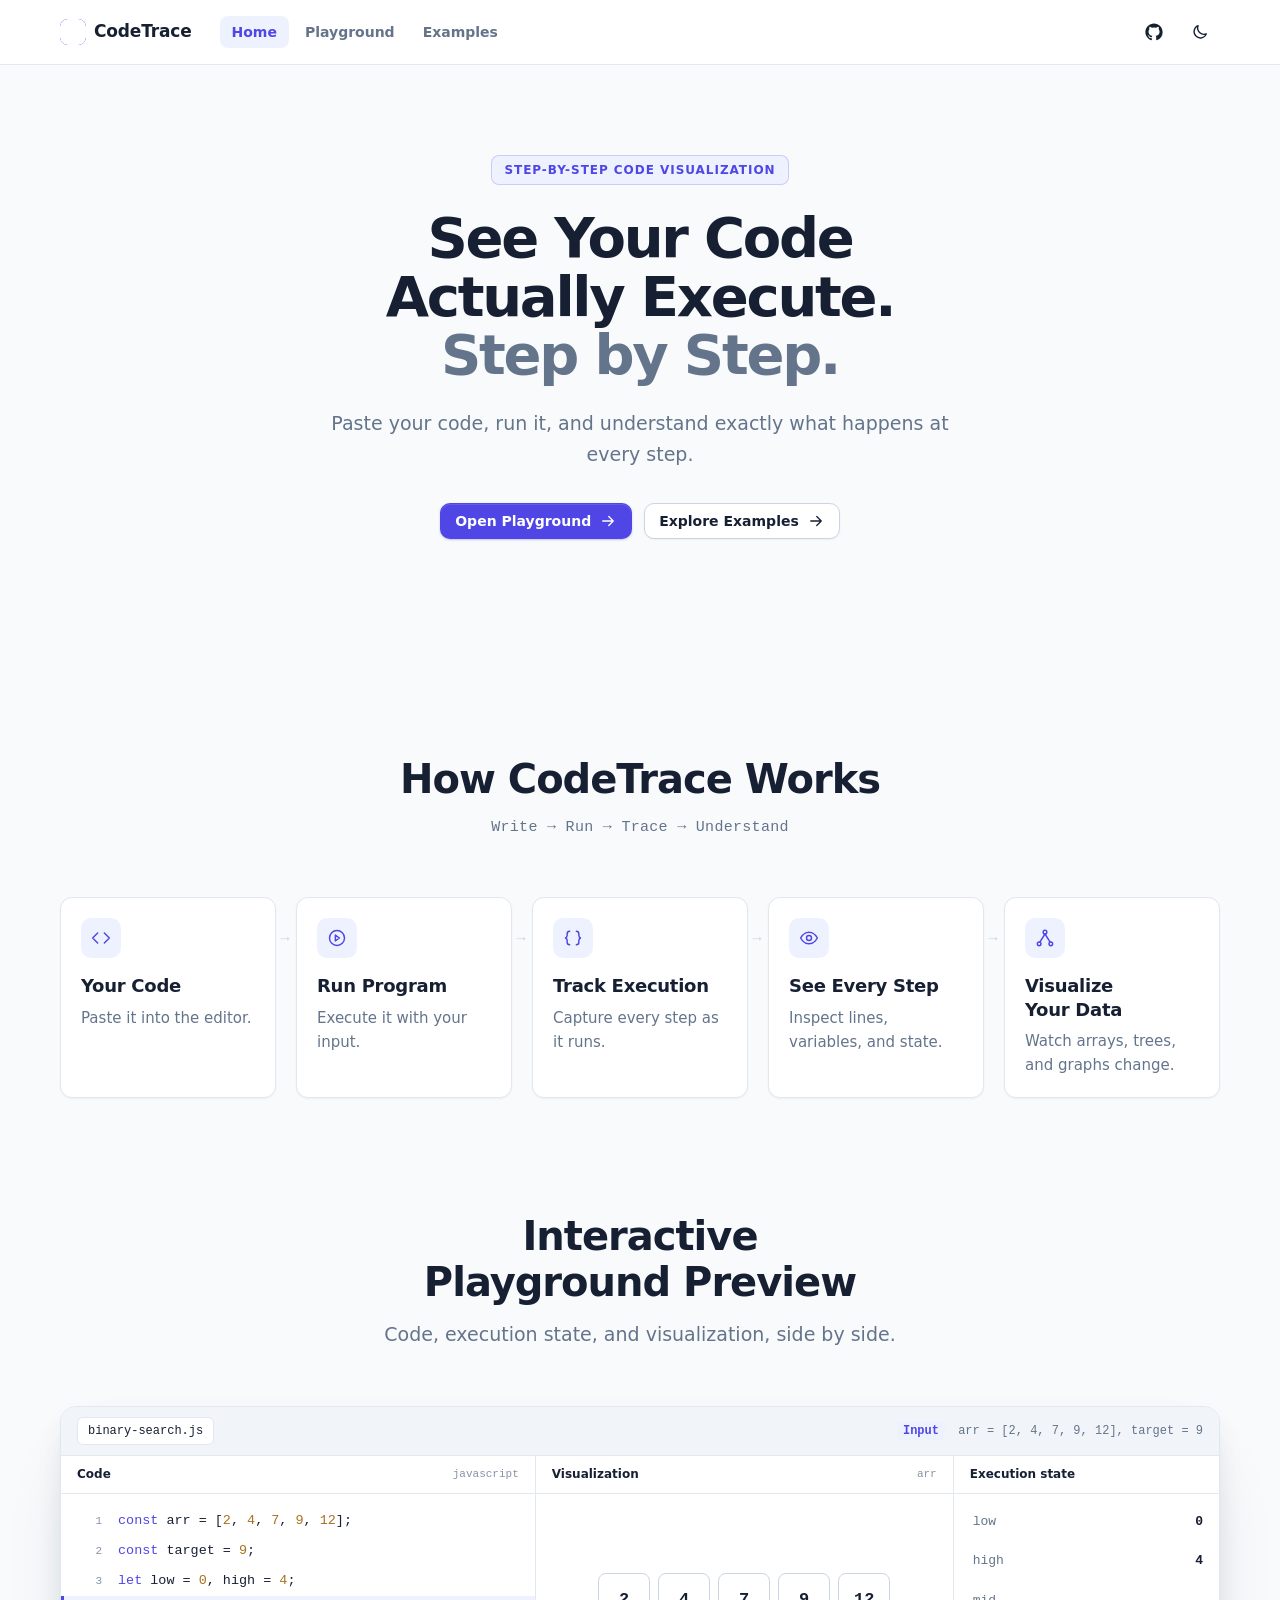
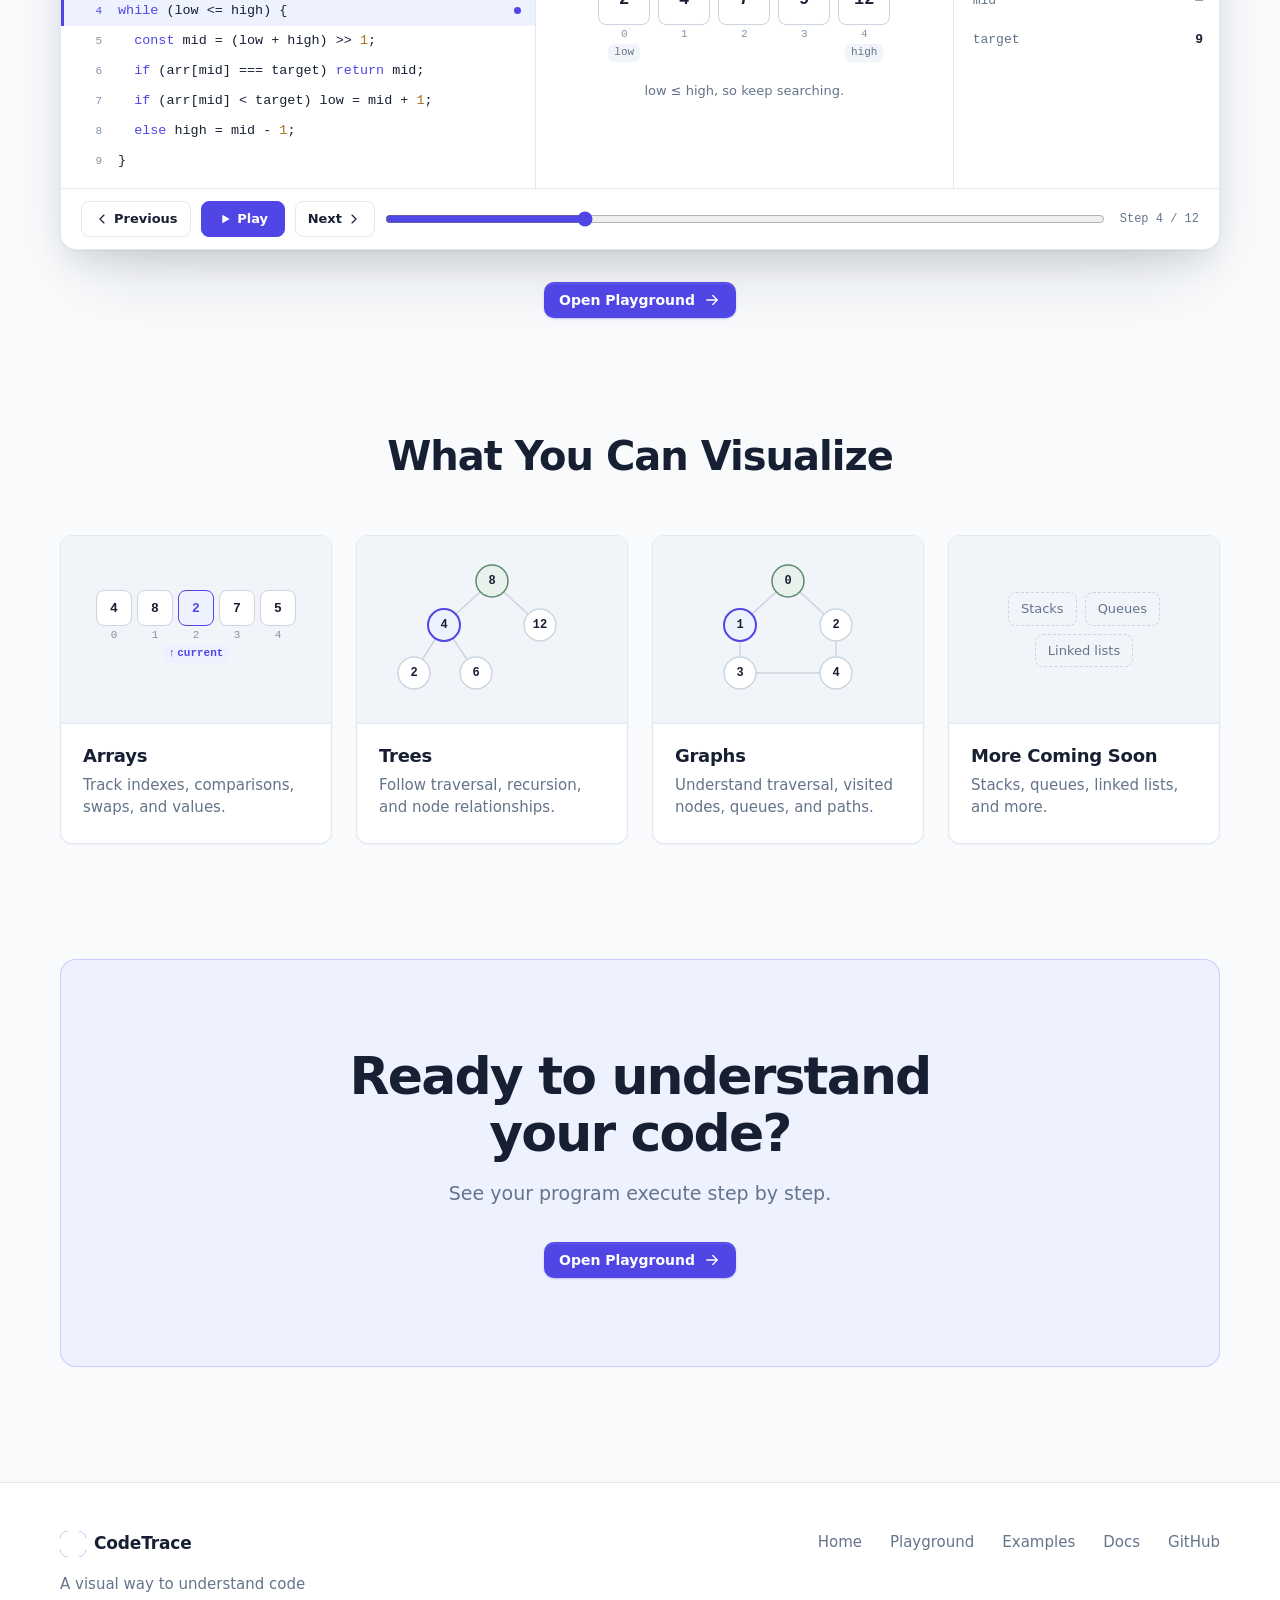
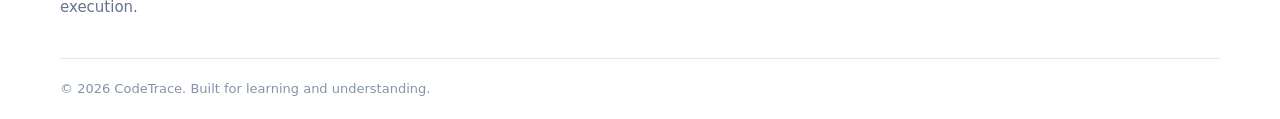
<file: index.html>
<!DOCTYPE html>
<html lang="en">
<head>
  <meta charset="utf-8">
  <meta name="viewport" content="width=device-width, initial-scale=1">
  <title>CodeTrace — See your code execute, step by step</title>
  <meta name="description" content="Paste your code, run it, and watch every step: the current line, variable changes, and the arrays, trees and graphs your program builds.">
  <meta name="theme-color" content="#f8fafc">
  <link rel="icon" type="image/svg+xml" href="favicon.svg">

  <!-- Fonts: Inter (UI) + JetBrains Mono (code). Fallback stacks are defined in global.css. -->
  <link rel="preconnect" href="https://fonts.googleapis.com">
  <link rel="preconnect" href="https://fonts.gstatic.com" crossorigin>
  <link rel="stylesheet" href="https://fonts.googleapis.com/css2?family=Inter:wght@400;500;600;700&family=JetBrains+Mono:wght@400;500;600&display=swap">

  <link rel="stylesheet" href="global.css">
  <link rel="stylesheet" href="home.css">
  <link rel="stylesheet" href="responsive.css">

  <!-- Apply the saved theme before first paint to avoid a flash. Light is the default. -->
  <script>
    (function () {
      var root = document.documentElement;
      root.classList.add("js");
      try {
        var saved = localStorage.getItem("codetrace-theme");
        if (saved === "dark" || saved === "light") root.setAttribute("data-theme", saved);
      } catch (e) {}
    })();
  </script>
</head>

<body>
  <a class="skip-link" href="#main">Skip to content</a>

  <!-- ======================================================================
       ICON SPRITE — referenced with <svg class="icon"><use href="#i-name"/></svg>
       ====================================================================== -->
  <svg xmlns="http://www.w3.org/2000/svg" width="0" height="0" style="position:absolute" aria-hidden="true" focusable="false">
    <defs>
      <symbol id="i-logo" viewBox="0 0 28 28">
        <rect width="28" height="28" rx="8" fill="currentColor"/>
        <path d="M9.5 9.5 5.5 14l4 4.5" fill="none" stroke="#fff" stroke-width="2" stroke-linecap="round" stroke-linejoin="round"/>
        <path d="M13 14h4" fill="none" stroke="#fff" stroke-opacity=".6" stroke-width="2" stroke-linecap="round"/>
        <circle cx="21.5" cy="14" r="2.4" fill="#fff"/>
      </symbol>
      <symbol id="i-code" viewBox="0 0 24 24"><path d="m16 18 6-6-6-6M8 6l-6 6 6 6"/></symbol>
      <symbol id="i-run" viewBox="0 0 24 24"><circle cx="12" cy="12" r="9"/><path d="m10 8.5 5 3.5-5 3.5z"/></symbol>
      <symbol id="i-braces" viewBox="0 0 24 24"><path d="M8 4C6 4 5 5 5 7v2c0 1.2-.8 2.4-2 3 1.2.6 2 1.8 2 3v2c0 2 1 3 3 3M16 4c2 0 3 1 3 3v2c0 1.2.8 2.4 2 3-1.2.6-2 1.8-2 3v2c0 2-1 3-3 3"/></symbol>
      <symbol id="i-graph" viewBox="0 0 24 24"><circle cx="12" cy="5" r="2.2"/><circle cx="5" cy="19" r="2.2"/><circle cx="19" cy="19" r="2.2"/><path d="M12 7.2 5.8 16.9M12 7.2l6.2 9.7"/></symbol>
      <symbol id="i-play" viewBox="0 0 24 24"><path d="M8 5.5v13l11-6.5z" fill="currentColor" stroke="none"/></symbol>
      <symbol id="i-pause" viewBox="0 0 24 24"><rect x="6.5" y="5" width="4" height="14" rx="1" fill="currentColor" stroke="none"/><rect x="13.5" y="5" width="4" height="14" rx="1" fill="currentColor" stroke="none"/></symbol>
      <symbol id="i-prev" viewBox="0 0 24 24"><path d="m15 6-6 6 6 6"/></symbol>
      <symbol id="i-next" viewBox="0 0 24 24"><path d="m9 6 6 6-6 6"/></symbol>
      <symbol id="i-arrow" viewBox="0 0 24 24"><path d="M5 12h14M13 6l6 6-6 6"/></symbol>
      <symbol id="i-menu" viewBox="0 0 24 24"><path d="M4 7h16M4 12h16M4 17h16"/></symbol>
      <symbol id="i-close" viewBox="0 0 24 24"><path d="M6 6l12 12M18 6 6 18"/></symbol>
      <symbol id="i-sun" viewBox="0 0 24 24"><circle cx="12" cy="12" r="4"/><path d="M12 2v2M12 20v2M4.9 4.9l1.4 1.4M17.7 17.7l1.4 1.4M2 12h2M20 12h2M4.9 19.1l1.4-1.4M17.7 6.3l1.4-1.4"/></symbol>
      <symbol id="i-moon" viewBox="0 0 24 24"><path d="M20.5 14.5A8.5 8.5 0 0 1 9.5 3.5a8.5 8.5 0 1 0 11 11z"/></symbol>
      <symbol id="i-bug" viewBox="0 0 24 24"><path d="M8 8a4 4 0 0 1 8 0v6a4 4 0 0 1-8 0zM12 9v11M4 13h4M16 13h4M5 6.5 8 8.5M19 6.5 16 8.5M5 20l3-2.5M19 20l-3-2.5"/></symbol>
      <symbol id="i-eye" viewBox="0 0 24 24"><path d="M2 12s3.6-7 10-7 10 7 10 7-3.6 7-10 7S2 12 2 12z"/><circle cx="12" cy="12" r="3"/></symbol>
      <symbol id="i-rewind" viewBox="0 0 24 24"><path d="M3 12a9 9 0 1 0 3-6.7M3 4v5h5M12 7.5V12l3 2"/></symbol>
      <symbol id="i-github" viewBox="0 0 24 24"><path fill="currentColor" stroke="none" d="M12 .5C5.65.5.5 5.65.5 12c0 5.08 3.29 9.39 7.86 10.91.58.1.79-.25.79-.56v-2c-3.2.7-3.87-1.54-3.87-1.54-.52-1.33-1.28-1.69-1.28-1.69-1.05-.71.08-.7.08-.7 1.16.08 1.77 1.19 1.77 1.19 1.03 1.77 2.7 1.26 3.36.96.1-.75.4-1.26.73-1.55-2.55-.29-5.24-1.28-5.24-5.69 0-1.26.45-2.28 1.18-3.09-.12-.29-.51-1.46.11-3.05 0 0 .97-.31 3.17 1.18a11 11 0 0 1 5.77 0c2.2-1.49 3.17-1.18 3.17-1.18.62 1.59.23 2.76.11 3.05.74.81 1.18 1.83 1.18 3.09 0 4.42-2.69 5.39-5.25 5.68.41.36.78 1.06.78 2.14v3.17c0 .31.21.67.79.56A11.5 11.5 0 0 0 23.5 12C23.5 5.65 18.35.5 12 .5z"/></symbol>
    </defs>
  </svg>

  <!-- ======================================================================
       NAVBAR (sticky)
       Links are relative so the site works from file:// and any subpath.
       ====================================================================== -->
  <header class="site-header" data-header>
    <div class="container">
      <nav class="navbar" aria-label="Primary">
        <a class="brand" href="index.html" aria-label="CodeTrace home">
          <svg class="brand-mark" aria-hidden="true"><use href="#i-logo"/></svg>
          CodeTrace
        </a>

        <ul class="nav-links" id="nav-menu" data-nav-menu>
          <li><a class="nav-link" href="index.html">Home</a></li>
          <li><a class="nav-link" href="playground.html">Playground</a></li>
          <li><a class="nav-link" href="examples.html">Examples</a></li>
          
        </ul>

        <div class="nav-actions">
          <!-- TODO: replace with the real repository URL -->
          <a class="icon-btn" href="https://github.com/" target="_blank" rel="noopener" aria-label="CodeTrace on GitHub (opens in a new tab)">
            <svg class="icon" aria-hidden="true"><use href="#i-github"/></svg>
          </a>
          <button class="icon-btn theme-toggle" type="button" data-theme-toggle aria-label="Switch to dark theme">
            <svg class="icon icon-moon" aria-hidden="true"><use href="#i-moon"/></svg>
            <svg class="icon icon-sun" aria-hidden="true"><use href="#i-sun"/></svg>
          </button>
          <button class="icon-btn nav-toggle" type="button" data-nav-toggle aria-expanded="false" aria-controls="nav-menu" aria-label="Open menu">
            <svg class="icon icon-menu" aria-hidden="true"><use href="#i-menu"/></svg>
            <svg class="icon icon-close" aria-hidden="true"><use href="#i-close"/></svg>
          </button>
        </div>
      </nav>
    </div>
  </header>

  <main id="main">

    <!-- HERO -->
    <section class="hero" aria-labelledby="hero-title">
      <div class="container hero-grid hero-grid--single">
        <div class="hero-copy">
          <p class="badge">STEP-BY-STEP CODE VISUALIZATION</p>
          <h1 id="hero-title">
            <span class="hero-line">See Your Code</span>
            <span class="hero-line">Actually Execute.</span>
            <span class="hero-line hero-line--muted">Step by Step.</span>
          </h1>
          <p class="lede">Paste your code, run it, and understand exactly what happens at every step.</p>
          <div class="hero-actions">
            <a class="btn btn-primary" href="playground.html" data-cta="playground">Open Playground <svg class="icon" aria-hidden="true"><use href="#i-arrow"/></svg></a>
            <a class="btn btn-secondary" href="examples.html">Explore Examples <svg class="icon" aria-hidden="true"><use href="#i-arrow"/></svg></a>
          </div>
        </div>
      </div>
    </section>

    <!-- HOW CODETRACE WORKS -->
    <section class="section" id="how-it-works" aria-labelledby="how-title">
      <div class="container">
        <header class="section-head" data-reveal>
          <h2 id="how-title">How CodeTrace Works</h2>
          <p class="lede mono how-line">Write → Run → Trace → Understand</p>
        </header>
        <ol class="steps steps--five">
          <li class="step-card" data-reveal>
            <div class="step-card-top"><span class="icon-tile" aria-hidden="true"><svg class="icon"><use href="#i-code"/></svg></span></div>
            <h3>Your Code</h3>
            <p>Paste it into the editor.</p>
          </li>
          <li class="step-card" data-reveal>
            <div class="step-card-top"><span class="icon-tile" aria-hidden="true"><svg class="icon"><use href="#i-run"/></svg></span></div>
            <h3>Run Program</h3>
            <p>Execute it with your input.</p>
          </li>
          <li class="step-card" data-reveal>
            <div class="step-card-top"><span class="icon-tile" aria-hidden="true"><svg class="icon"><use href="#i-braces"/></svg></span></div>
            <h3>Track Execution</h3>
            <p>Capture every step as it runs.</p>
          </li>
          <li class="step-card" data-reveal>
            <div class="step-card-top"><span class="icon-tile" aria-hidden="true"><svg class="icon"><use href="#i-eye"/></svg></span></div>
            <h3>See Every Step</h3>
            <p>Inspect lines, variables, and state.</p>
          </li>
          <li class="step-card" data-reveal>
            <div class="step-card-top"><span class="icon-tile" aria-hidden="true"><svg class="icon"><use href="#i-graph"/></svg></span></div>
            <h3>Visualize Your Data</h3>
            <p>Watch arrays, trees, and graphs change.</p>
          </li>
        </ol>
      </div>
    </section>

    <!-- PLAYGROUND PREVIEW (visual only; the real workspace is playground.html) -->
    <section class="section section--tight-top" id="preview" aria-labelledby="preview-title">
      <div class="container">
        <header class="section-head" data-reveal>
          <h2 id="preview-title">Interactive Playground Preview</h2>
          <p class="lede">Code, execution state, and visualization, side by side.</p>
        </header>
        <div class="app-window" data-trace-preview data-reveal>
          <div class="app-bar">
            <span class="app-tab mono">binary-search.js</span>
            <span class="app-input mono"><span class="app-input-label">Input</span> arr = [2, 4, 7, 9, 12], target = 9</span>
          </div>
          <div class="trace-host" data-trace-mount data-variant="wide"></div>
        </div>
        <div class="preview-cta">
          <a class="btn btn-primary" href="playground.html" data-cta="playground">Open Playground <svg class="icon" aria-hidden="true"><use href="#i-arrow"/></svg></a>
        </div>
      </div>
    </section>

    <!-- WHAT YOU CAN VISUALIZE -->
    <section class="section section--tight-top" id="visualize" aria-labelledby="visualize-title">
      <div class="container">
        <header class="section-head" data-reveal>
          <h2 id="visualize-title">What You Can Visualize</h2>
        </header>
        <div class="viz-grid">
<article class="viz-card" data-reveal>
            <div class="viz-stage" role="img" aria-label="An array of five values: 4, 8, 2, 7, 5, with the value 2 at index 2 marked as current">
              <div class="array" aria-hidden="true">
                <div class="cell-wrap"><div class="cell">4</div><div class="cell-index">0</div></div>
                <div class="cell-wrap"><div class="cell">8</div><div class="cell-index">1</div></div>
                <div class="cell-wrap">
                  <div class="cell is-current">2</div><div class="cell-index">2</div>
                  <div class="cell-marks"><span class="mark mark--mid"><i>↑</i> current</span></div>
                </div>
                <div class="cell-wrap"><div class="cell">7</div><div class="cell-index">3</div></div>
                <div class="cell-wrap"><div class="cell">5</div><div class="cell-index">4</div></div>
              </div>
            </div>
            <div class="viz-card-body">
              <h3>Arrays</h3>
              <p>Track indexes, comparisons, swaps, and values.</p>
            </div>
          </article>
<article class="viz-card" data-reveal>
            <div class="viz-stage">
              <svg class="viz-svg" viewBox="0 0 220 146" role="img" aria-label="A binary tree: 8 at the root, 4 and 12 below it, and 2 and 6 under 4. Node 4 is highlighted.">
                <g class="viz-edges">
                  <line x1="110" y1="24" x2="62" y2="68"/>
                  <line x1="110" y1="24" x2="158" y2="68"/>
                  <line x1="62" y1="68" x2="32" y2="116"/>
                  <line x1="62" y1="68" x2="94" y2="116"/>
                </g>
                <g class="viz-nodes">
                  <g class="viz-node is-visited"><circle cx="110" cy="24" r="16"/><text x="110" y="24">8</text></g>
                  <g class="viz-node is-active"><circle cx="62" cy="68" r="16"/><text x="62" y="68">4</text></g>
                  <g class="viz-node"><circle cx="158" cy="68" r="16"/><text x="158" y="68">12</text></g>
                  <g class="viz-node"><circle cx="32" cy="116" r="16"/><text x="32" y="116">2</text></g>
                  <g class="viz-node"><circle cx="94" cy="116" r="16"/><text x="94" y="116">6</text></g>
                </g>
              </svg>
            </div>
            <div class="viz-card-body">
              <h3>Trees</h3>
              <p>Follow traversal, recursion, and node relationships.</p>
            </div>
          </article>
<article class="viz-card" data-reveal>
            <div class="viz-stage">
              <svg class="viz-svg" viewBox="0 0 220 146" role="img" aria-label="A graph with five nodes: 0 connects to 1 and 2, 1 connects to 3, 2 connects to 4, and 3 connects to 4. Node 0 is visited and node 1 is current.">
                <g class="viz-edges">
                  <line x1="110" y1="24" x2="62" y2="68"/>
                  <line x1="110" y1="24" x2="158" y2="68"/>
                  <line x1="62" y1="68" x2="62" y2="116"/>
                  <line x1="158" y1="68" x2="158" y2="116"/>
                  <line x1="62" y1="116" x2="158" y2="116"/>
                </g>
                <g class="viz-nodes">
                  <g class="viz-node is-visited"><circle cx="110" cy="24" r="16"/><text x="110" y="24">0</text></g>
                  <g class="viz-node is-active"><circle cx="62" cy="68" r="16"/><text x="62" y="68">1</text></g>
                  <g class="viz-node"><circle cx="158" cy="68" r="16"/><text x="158" y="68">2</text></g>
                  <g class="viz-node"><circle cx="62" cy="116" r="16"/><text x="62" y="116">3</text></g>
                  <g class="viz-node"><circle cx="158" cy="116" r="16"/><text x="158" y="116">4</text></g>
                </g>
              </svg>
            </div>
            <div class="viz-card-body">
              <h3>Graphs</h3>
              <p>Understand traversal, visited nodes, queues, and paths.</p>
            </div>
          </article>
          <article class="viz-card" data-reveal>
            <div class="viz-stage">
              <ul class="soon-list" aria-label="Coming soon">
                <li>Stacks</li><li>Queues</li><li>Linked lists</li>
              </ul>
            </div>
            <div class="viz-card-body">
              <h3>More Coming Soon</h3>
              <p>Stacks, queues, linked lists, and more.</p>
            </div>
          </article>
        </div>
      </div>
    </section>

    <!-- FINAL CTA -->
    <section class="section section--tight-top" aria-labelledby="cta-title">
      <div class="container">
        <div class="cta-panel" data-reveal>
          <h2 id="cta-title">Ready to understand your code?</h2>
          <p class="lede">See your program execute step by step.</p>
          <div class="cta-actions">
            <a class="btn btn-primary" href="playground.html" data-cta="playground">Open Playground <svg class="icon" aria-hidden="true"><use href="#i-arrow"/></svg></a>
          </div>
        </div>
      </div>
    </section>

  </main>

  <!-- ======================================================================
       FOOTER
       ====================================================================== -->
  <footer class="site-footer">
    <div class="container">
      <div class="footer-main">
        <div class="footer-brand">
          <a class="brand" href="index.html" aria-label="CodeTrace home">
            <svg class="brand-mark" aria-hidden="true"><use href="#i-logo"/></svg>
            CodeTrace
          </a>
          <p>A visual way to understand code execution.</p>
        </div>

        <nav aria-label="Footer">
          <ul class="footer-links">
            <li><a href="index.html">Home</a></li>
            <li><a href="playground.html">Playground</a></li>
            <li><a href="examples.html">Examples</a></li>
            <li><a href="docs.html">Docs</a></li>
            <li><a href="https://github.com/" target="_blank" rel="noopener">GitHub</a></li>
          </ul>
        </nav>
      </div>
      <p class="footer-bottom">© 2026 CodeTrace. Built for learning and understanding.</p>
    </div>
  </footer>

  <!-- ======================================================================
       TEMPLATE: execution preview (cloned by home.js).
       The same structure will be reused by the Playground page later.
       ====================================================================== -->
  <template id="trace-template">
    <div class="trace" role="group" aria-label="Execution preview of a binary search">
      <section class="trace-pane trace-pane--code" aria-label="Code">
        <div class="pane-head"><span class="pane-title">Code</span><span class="pane-meta mono">javascript</span></div>
        <ol class="code" data-role="code"></ol>
      </section>

      <section class="trace-pane trace-pane--viz" aria-label="Visualization">
        <div class="pane-head"><span class="pane-title">Visualization</span><span class="pane-meta mono">arr</span></div>
        <div class="viz-body">
          <div class="array" data-role="array"></div>
          <p class="trace-note" data-role="note"></p>
        </div>
      </section>

      <section class="trace-pane trace-pane--state" aria-label="Execution state">
        <div class="pane-head"><span class="pane-title">Execution state</span></div>
        <dl class="vars" data-role="vars"></dl>
      </section>

      <div class="trace-controls">
        <button class="ctl" type="button" data-role="prev" aria-label="Previous step">
          <svg class="icon" aria-hidden="true"><use href="#i-prev"/></svg><span class="ctl-label">Previous</span>
        </button>
        <button class="ctl ctl--play" type="button" data-role="play" aria-label="Play">
          <svg class="icon" aria-hidden="true" data-role="play-icon"><use href="#i-play"/></svg><span class="ctl-label" data-role="play-label">Play</span>
        </button>
        <button class="ctl" type="button" data-role="next" aria-label="Next step">
          <span class="ctl-label">Next</span><svg class="icon" aria-hidden="true"><use href="#i-next"/></svg>
        </button>
        <input class="scrubber" type="range" min="1" max="12" step="1" value="4" data-role="range" aria-label="Execution step">
        <span class="step-count mono" data-role="count">Step 4 / 12</span>
      </div>
    </div>
  </template>

  <script src="home.js" defer></script>
</body>
</html>
</file>
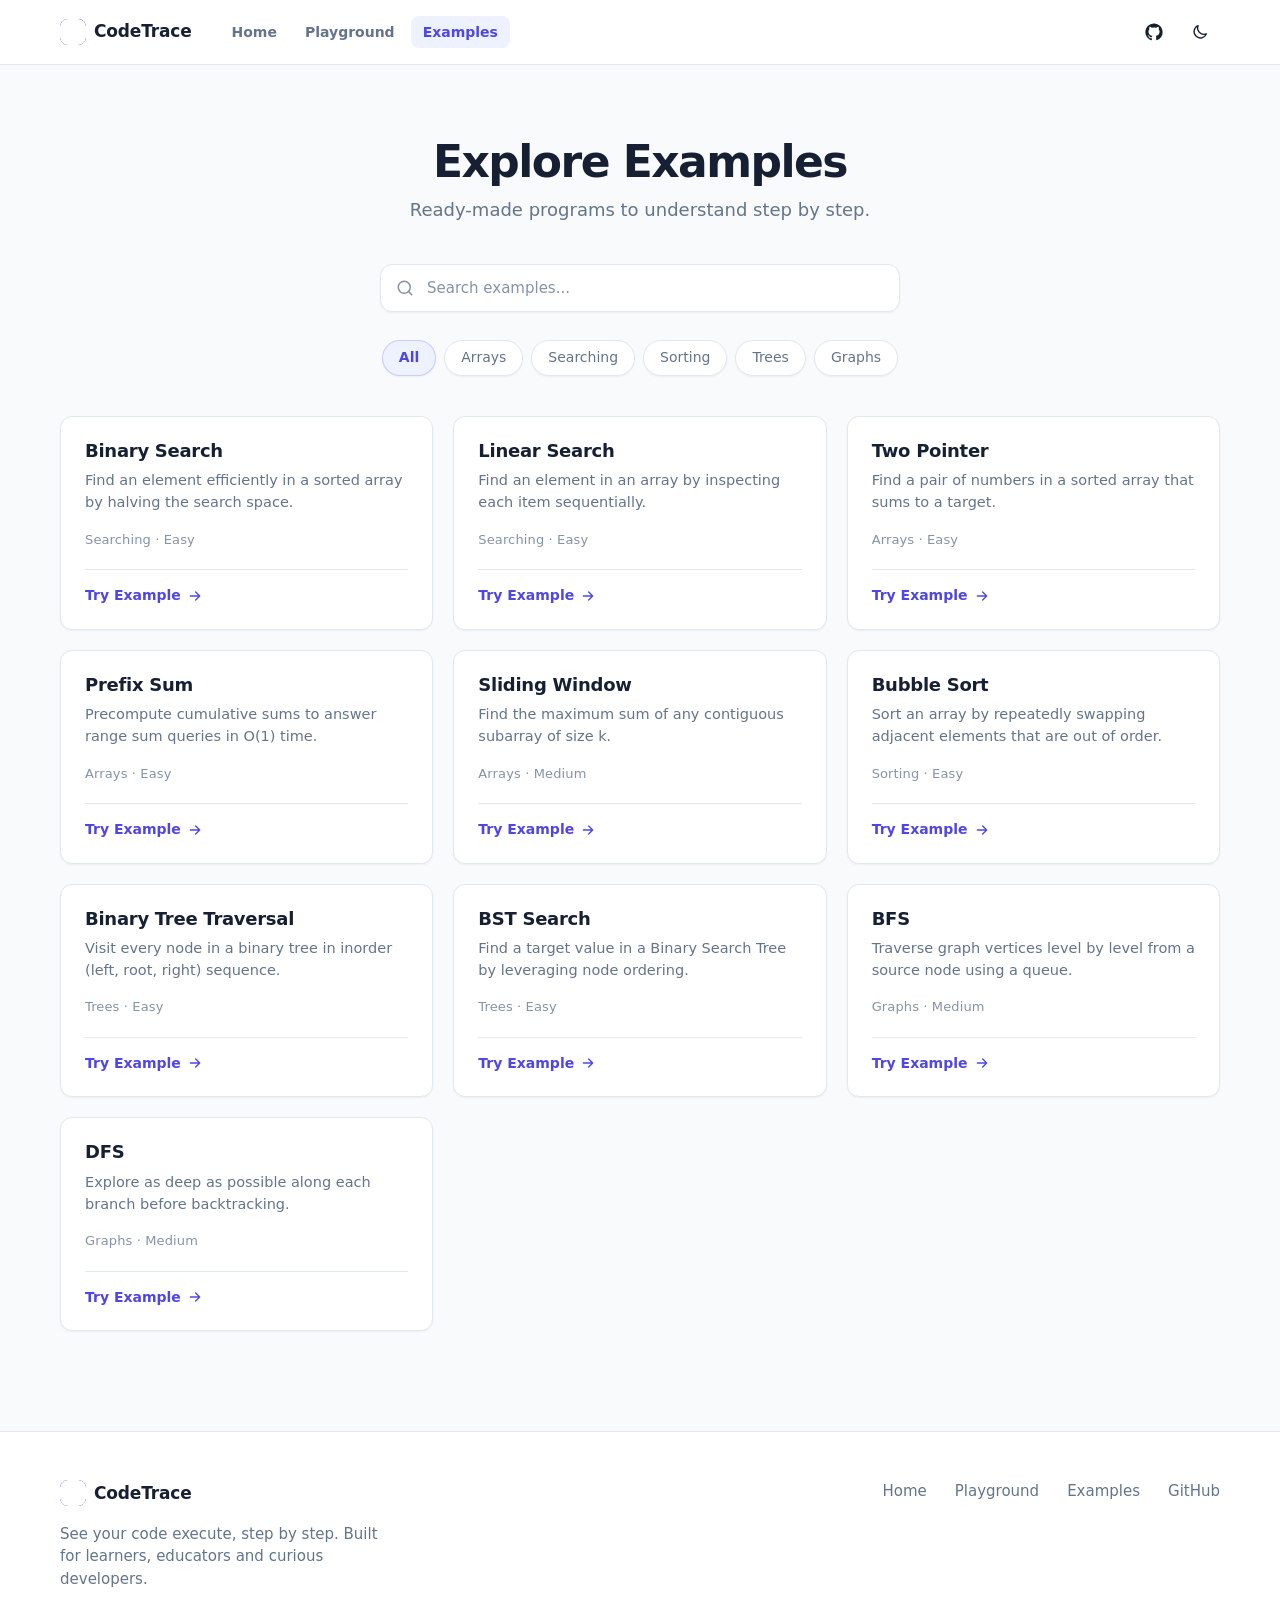
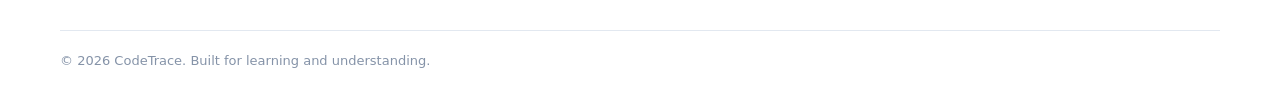
<file: examples.html>
<!DOCTYPE html>
<html lang="en">
<head>
  <meta charset="utf-8">
  <meta name="viewport" content="width=device-width, initial-scale=1">
  <title>Explore Examples — CodeTrace</title>
  <meta name="description" content="Explore ready-made code examples in CodeTrace and visualize their execution step by step.">
  <meta name="theme-color" content="#f8fafc">
  <link rel="icon" type="image/svg+xml" href="favicon.svg">

  <!-- Fonts: Inter (UI) + JetBrains Mono (code) -->
  <link rel="preconnect" href="https://fonts.googleapis.com">
  <link rel="preconnect" href="https://fonts.gstatic.com" crossorigin>
  <link rel="stylesheet" href="https://fonts.googleapis.com/css2?family=Inter:wght@400;500;600;700&family=JetBrains+Mono:wght@400;500;600&display=swap">

  <link rel="stylesheet" href="global.css">
  <link rel="stylesheet" href="examples.css">
  <link rel="stylesheet" href="responsive.css">

  <!-- Apply saved theme before paint to avoid flash -->
  <script>
    (function () {
      var root = document.documentElement;
      root.classList.add("js");
      try {
        var saved = localStorage.getItem("codetrace-theme");
        if (saved === "dark" || saved === "light") root.setAttribute("data-theme", saved);
      } catch (e) {}
    })();
  </script>
</head>

<body>
  <a class="skip-link" href="#main">Skip to content</a>

  <!-- ======================================================================
       ICON SPRITE
       ====================================================================== -->
  <svg xmlns="http://www.w3.org/2000/svg" width="0" height="0" style="position:absolute" aria-hidden="true" focusable="false">
    <defs>
      <symbol id="i-logo" viewBox="0 0 28 28">
        <rect width="28" height="28" rx="8" fill="currentColor"/>
        <path d="M9.5 9.5 5.5 14l4 4.5" fill="none" stroke="#fff" stroke-width="2" stroke-linecap="round" stroke-linejoin="round"/>
        <path d="M13 14h4" fill="none" stroke="#fff" stroke-opacity=".6" stroke-width="2" stroke-linecap="round"/>
        <circle cx="21.5" cy="14" r="2.4" fill="#fff"/>
      </symbol>
      <symbol id="i-arrow" viewBox="0 0 24 24"><path d="M5 12h14M13 6l6 6-6 6"/></symbol>
      <symbol id="i-menu" viewBox="0 0 24 24"><path d="M4 7h16M4 12h16M4 17h16"/></symbol>
      <symbol id="i-close" viewBox="0 0 24 24"><path d="M6 6l12 12M18 6 6 18"/></symbol>
      <symbol id="i-sun" viewBox="0 0 24 24"><circle cx="12" cy="12" r="4"/><path d="M12 2v2M12 20v2M4.9 4.9l1.4 1.4M17.7 17.7l1.4 1.4M2 12h2M20 12h2M4.9 19.1l1.4-1.4M17.7 6.3l1.4-1.4"/></symbol>
      <symbol id="i-moon" viewBox="0 0 24 24"><path d="M20.5 14.5A8.5 8.5 0 0 1 9.5 3.5a8.5 8.5 0 1 0 11 11z"/></symbol>
      <symbol id="i-github" viewBox="0 0 24 24"><path fill="currentColor" stroke="none" d="M12 .5C5.65.5.5 5.65.5 12c0 5.08 3.29 9.39 7.86 10.91.58.1.79-.25.79-.56v-2c-3.2.7-3.87-1.54-3.87-1.54-.52-1.33-1.28-1.69-1.28-1.69-1.05-.71.08-.7.08-.7 1.16.08 1.77 1.19 1.77 1.19 1.03 1.77 2.7 1.26 3.36.96.1-.75.4-1.26.73-1.55-2.55-.29-5.24-1.28-5.24-5.69 0-1.26.45-2.28 1.18-3.09-.12-.29-.51-1.46.11-3.05 0 0 .97-.31 3.17 1.18a11 11 0 0 1 5.77 0c2.2-1.49 3.17-1.18 3.17-1.18.62 1.59.23 2.76.11 3.05.74.81 1.18 1.83 1.18 3.09 0 4.42-2.69 5.39-5.25 5.68.41.36.78 1.06.78 2.14v3.17c0 .31.21.67.79.56A11.5 11.5 0 0 0 23.5 12C23.5 5.65 18.35.5 12 .5z"/></symbol>
    </defs>
  </svg>

  <!-- ======================================================================
       NAVBAR (sticky)
       ====================================================================== -->
  <header class="site-header" data-header>
    <div class="container">
      <nav class="navbar" aria-label="Primary">
        <a class="brand" href="index.html" aria-label="CodeTrace home">
          <svg class="brand-mark" aria-hidden="true"><use href="#i-logo"/></svg>
          CodeTrace
        </a>

        <ul class="nav-links" id="nav-menu" data-nav-menu>
          <li><a class="nav-link" href="index.html">Home</a></li>
          <li><a class="nav-link" href="playground.html">Playground</a></li>
          <li><a class="nav-link is-active" href="examples.html" aria-current="page">Examples</a></li>
        </ul>

        <div class="nav-actions">
          <a class="icon-btn" href="https://github.com/" target="_blank" rel="noopener" aria-label="CodeTrace on GitHub (opens in a new tab)">
            <svg class="icon" aria-hidden="true"><use href="#i-github"/></svg>
          </a>
          <button class="icon-btn theme-toggle" type="button" data-theme-toggle aria-label="Switch to dark theme">
            <svg class="icon icon-moon" aria-hidden="true"><use href="#i-moon"/></svg>
            <svg class="icon icon-sun" aria-hidden="true"><use href="#i-sun"/></svg>
          </button>
          <button class="icon-btn nav-toggle" type="button" data-nav-toggle aria-expanded="false" aria-controls="nav-menu" aria-label="Open menu">
            <svg class="icon icon-menu" aria-hidden="true"><use href="#i-menu"/></svg>
            <svg class="icon icon-close" aria-hidden="true"><use href="#i-close"/></svg>
          </button>
        </div>
      </nav>
    </div>
  </header>

  <!-- ======================================================================
       MAIN CONTENT: EXAMPLES LIBRARY
       ====================================================================== -->
  <main id="main" class="examples-page">
    <div class="container">

      <!-- Page Header -->
      <div class="examples-header">
        <h1 class="examples-title">Explore Examples</h1>
        <p class="examples-subtitle">Ready-made programs to understand step by step.</p>
      </div>

      <!-- Search Input -->
      <div class="search-container">
        <div class="search-input-wrapper">
          <svg class="search-icon" aria-hidden="true" width="18" height="18" viewBox="0 0 24 24" fill="none" stroke="currentColor" stroke-width="2" stroke-linecap="round" stroke-linejoin="round">
            <circle cx="11" cy="11" r="8"/>
            <line x1="21" y1="21" x2="16.65" y2="16.65"/>
          </svg>
          <input type="search" id="exampleSearch" class="search-input" placeholder="Search examples..." autocomplete="off" aria-label="Search examples">
          <button type="button" id="searchClear" class="search-clear-btn" aria-label="Clear search" hidden>
            <svg width="12" height="12" viewBox="0 0 24 24" fill="none" stroke="currentColor" stroke-width="2.5" stroke-linecap="round" stroke-linejoin="round">
              <line x1="18" y1="6" x2="6" y2="18"></line>
              <line x1="6" y1="6" x2="18" y2="18"></line>
            </svg>
          </button>
        </div>
      </div>

      <!-- Category Filters -->
      <div class="categories-bar-wrapper">
        <div class="categories-bar" role="tablist" aria-label="Example categories">
          <button type="button" class="category-chip is-active" data-category="All" role="tab" aria-selected="true">All</button>
          <button type="button" class="category-chip" data-category="Arrays" role="tab" aria-selected="false">Arrays</button>
          <button type="button" class="category-chip" data-category="Searching" role="tab" aria-selected="false">Searching</button>
          <button type="button" class="category-chip" data-category="Sorting" role="tab" aria-selected="false">Sorting</button>
          <button type="button" class="category-chip" data-category="Trees" role="tab" aria-selected="false">Trees</button>
          <button type="button" class="category-chip" data-category="Graphs" role="tab" aria-selected="false">Graphs</button>
        </div>
      </div>

      <!-- Example Cards Grid -->
      <div class="examples-grid" id="examplesGrid" role="region" aria-label="Code examples">
        <!-- Rendered dynamically by examples.js from CodeTraceExamples -->
      </div>

      <!-- Empty State -->
      <div class="empty-state" id="emptyState" hidden>
        <div class="empty-state-icon" aria-hidden="true">
          <svg width="24" height="24" viewBox="0 0 24 24" fill="none" stroke="currentColor" stroke-width="1.8" stroke-linecap="round" stroke-linejoin="round">
            <circle cx="11" cy="11" r="8"/>
            <line x1="21" y1="21" x2="16.65" y2="16.65"/>
            <line x1="8" y1="11" x2="14" y2="11"/>
          </svg>
        </div>
        <h2 class="empty-state-title">No examples found.</h2>
        <p class="empty-state-text">Try another search or choose a different category.</p>
        <button type="button" class="btn btn-secondary empty-state-btn" id="resetFiltersBtn">Reset filters</button>
      </div>

    </div>
  </main>

  <!-- ======================================================================
       FOOTER
       ====================================================================== -->
  <footer class="site-footer">
    <div class="container">
      <div class="footer-main">
        <div class="footer-brand">
          <a class="brand" href="index.html" aria-label="CodeTrace home">
            <svg class="brand-mark" aria-hidden="true"><use href="#i-logo"/></svg>
            CodeTrace
          </a>
          <p>See your code execute, step by step. Built for learners, educators and curious developers.</p>
        </div>
        <nav aria-label="Secondary">
          <ul class="footer-links">
            <li><a href="index.html">Home</a></li>
            <li><a href="playground.html">Playground</a></li>
            <li><a href="examples.html">Examples</a></li>
            <li><a href="https://github.com/" target="_blank" rel="noopener">GitHub</a></li>
          </ul>
        </nav>
      </div>
      <p class="footer-bottom">© 2026 CodeTrace. Built for learning and understanding.</p>
    </div>
  </footer>

  <!-- Scripts -->
  <script src="examples-data.js"></script>
  <script src="examples.js"></script>
</body>
</html>
</file>
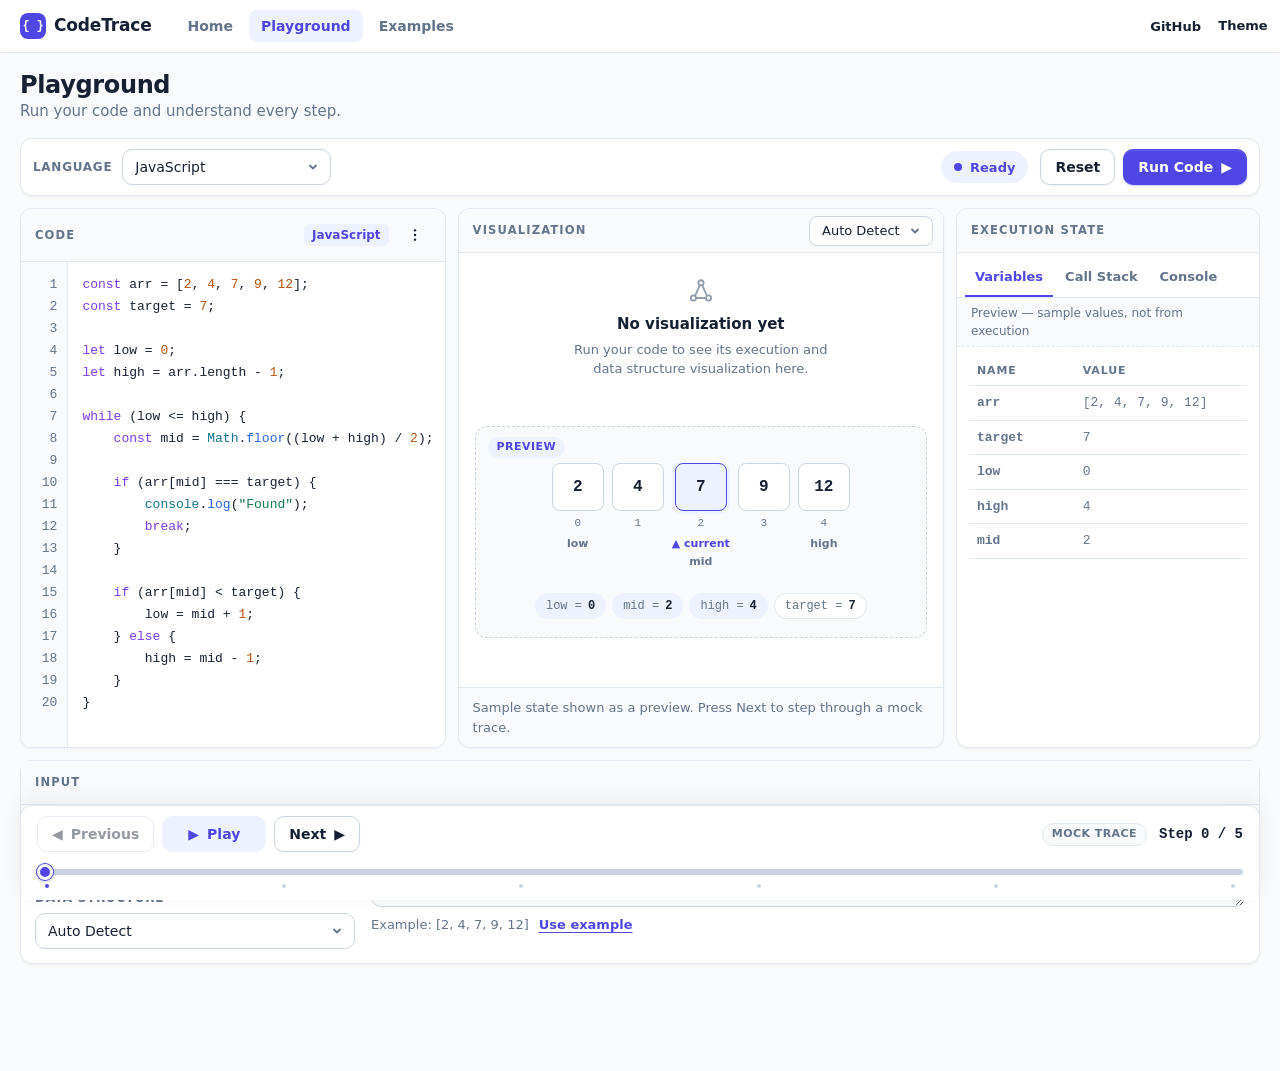
<file: playground.html>
<!DOCTYPE html>
<html lang="en">
<head>
  <meta charset="UTF-8">
  <meta name="viewport" content="width=device-width, initial-scale=1">
  <title>Playground — CodeTrace</title>
  <meta name="description" content="CodeTrace Playground: paste code, step through its execution, inspect state and visualize data structures.">

  <!-- Apply saved theme before paint (same key the theme toggle uses) -->
<script>
    (function () {
      var theme = 'light';
      try {
        // Light by default; only a saved choice (via the Theme button) switches it
        theme = localStorage.getItem('codetrace-theme') || 'light';
      } catch (e) {}
      document.documentElement.setAttribute('data-theme', theme);
    })();
  </script>

  <link rel="stylesheet" href="global.css">
  <link rel="stylesheet" href="playground.css">
  <link rel="stylesheet" href="responsive.css">
</head>
<body class="app-page">
  <a class="skip-link" href="#main">Skip to playground</a>

  <!-- ===================== NAVBAR ===================== -->
  <header class="site-header">
    <div class="container nav-inner">
      <a class="brand" href="index.html" aria-label="CodeTrace — home">
        <span class="brand-mark" aria-hidden="true">{ }</span>
        <span>CodeTrace</span>
      </a>

      <button class="nav-toggle" id="navToggle" type="button"
              aria-expanded="false" aria-controls="siteNav" aria-label="Toggle navigation menu">
        <span class="nav-toggle-bar"></span>
        <span class="nav-toggle-bar"></span>
        <span class="nav-toggle-bar"></span>
      </button>

      <nav class="site-nav" id="siteNav" aria-label="Primary">
        <ul class="nav-links">
          <li><a class="nav-link" href="index.html">Home</a></li>
          <li><a class="nav-link is-active" href="playground.html" aria-current="page">Playground</a></li>
          <li><a class="nav-link" href="examples.html">Examples</a></li>
          
        </ul>
        <div class="nav-actions">
          <a class="btn btn-ghost btn-sm" href="https://github.com/" target="_blank" rel="noopener noreferrer">GitHub</a>
          <button class="icon-btn theme-toggle" id="themeToggle" type="button"
                  aria-label="Switch to dark theme" title="Toggle light / dark theme">
            <svg class="icon-moon" width="16" height="16" viewBox="0 0 24 24" fill="none" stroke="currentColor" stroke-width="2" stroke-linecap="round" stroke-linejoin="round" aria-hidden="true"><path d="M21 12.8A9 9 0 1 1 11.2 3a7 7 0 0 0 9.8 9.8z"/></svg>
            <svg class="icon-sun" width="16" height="16" viewBox="0 0 24 24" fill="none" stroke="currentColor" stroke-width="2" stroke-linecap="round" stroke-linejoin="round" aria-hidden="true"><circle cx="12" cy="12" r="4"/><path d="M12 2v2M12 20v2M4.9 4.9l1.4 1.4M17.7 17.7l1.4 1.4M2 12h2M20 12h2M4.9 19.1l1.4-1.4M17.7 6.3l1.4-1.4"/></svg>
            <span>Theme</span>
          </button>
        </div>
      </nav>
    </div>
  </header>

  <!-- ===================== PLAYGROUND ===================== -->
  <main class="playground" id="main">
    <div class="container-wide">

      <section class="pg-header" aria-labelledby="pgTitle">
        <h1 id="pgTitle">Playground</h1>
        <p>Run your code and understand every step.</p>
      </section>

      <!-- Toolbar -->
      <section class="pg-toolbar" aria-label="Playground toolbar">
        <div class="field-inline">
          <label for="languageSelect">Language</label>
          <select id="languageSelect" class="select" title="Only JavaScript is available right now">
            <option value="javascript" selected>JavaScript</option>
            <option value="python" disabled>Python — Coming soon</option>
            <option value="java" disabled>Java — Coming soon</option>
            <option value="cpp" disabled>C++ — Coming soon</option>
          </select>
        </div>

        <div class="toolbar-right">
          <div class="status" id="statusIndicator" role="status" aria-live="polite" data-state="ready">
            <span class="status-dot" aria-hidden="true"></span>
            <span class="status-text" id="statusText">Ready</span>
          </div>
          <button class="btn btn-secondary" id="resetBtn" type="button" title="Reset playback to the beginning">Reset</button>
          <button class="btn btn-primary" id="runBtn" type="button" title="Run your code and generate an execution trace">
            Run Code <span aria-hidden="true">▶</span>
          </button>
        </div>
      </section>

      <!-- Three-panel workspace -->
      <div class="workspace">

        <!-- 1. CODE EDITOR -->
        <section class="panel panel-code" aria-labelledby="codeTitle">
          <header class="panel-header">
            <h2 class="panel-title" id="codeTitle">Code</h2>
            <div class="panel-tools">
              <span class="lang-label" id="editorLang">JavaScript</span>
              <div class="menu-wrap">
                <button class="icon-btn" id="codeMenuBtn" type="button"
                        aria-haspopup="menu" aria-expanded="false" aria-controls="codeMenu"
                        aria-label="Code editor actions" title="Editor actions">
                  <svg width="16" height="16" viewBox="0 0 24 24" fill="currentColor" aria-hidden="true"><circle cx="12" cy="5" r="1.8"/><circle cx="12" cy="12" r="1.8"/><circle cx="12" cy="19" r="1.8"/></svg>
                </button>
                <div class="menu" id="codeMenu" role="menu" aria-label="Code editor actions" hidden>
                  <button class="menu-item" role="menuitem" type="button" data-action="clear">Clear Code</button>
                  <button class="menu-item" role="menuitem" type="button" data-action="example">Reset Example</button>
                  <button class="menu-item" role="menuitem" type="button" data-action="copy">Copy Code</button>
                </div>
              </div>
            </div>
          </header>

          <div class="editor" id="editor">
            <div class="editor-scroll" id="editorScroll">
              <div class="editor-gutter" id="editorGutter" aria-hidden="true"></div>
              <div class="editor-code">
                <div class="editor-line-bar editor-line-bar--caret" id="caretLineBar" aria-hidden="true"></div>
                <div class="editor-line-bar editor-line-bar--exec" id="execLineBar" aria-hidden="true" hidden></div>
                <pre class="editor-highlight" aria-hidden="true"><code id="editorHighlight"></code></pre>
                <textarea class="editor-input" id="codeInput"
                          spellcheck="false" autocapitalize="off" autocomplete="off" autocorrect="off" wrap="off"
                          aria-label="Code editor" aria-describedby="editorHint"></textarea>
              </div>
            </div>
          </div>
          <p class="sr-only" id="editorHint">Tab inserts indentation. Press Escape, then Tab, to move focus out of the editor.</p>
        </section>

        <!-- 2. VISUALIZATION -->
        <section class="panel panel-viz" aria-labelledby="vizTitle">
          <header class="panel-header">
            <h2 class="panel-title" id="vizTitle">Visualization</h2>
            <div class="panel-tools">
              <label class="sr-only" for="vizSelect">Visualization type</label>
              <select class="select select-sm" id="vizSelect" title="Choose how the data structure should be visualized">
                <option value="auto" selected>Auto Detect</option>
                <option value="array">Array</option>
                <option value="tree">Tree</option>
                <option value="graph">Graph</option>
                <option value="none">None</option>
              </select>
            </div>
          </header>

          <div class="viz-body">
            <div class="viz-empty" id="vizEmpty">
              <svg class="viz-empty-icon" width="28" height="28" viewBox="0 0 24 24" fill="none" stroke="currentColor" stroke-width="1.6" stroke-linecap="round" stroke-linejoin="round" aria-hidden="true">
                <circle cx="12" cy="5" r="2.2"/><circle cx="5.5" cy="18" r="2.2"/><circle cx="18.5" cy="18" r="2.2"/>
                <path d="M11 7 7 16M13 7l4 9M8 18h8"/>
              </svg>
              <p class="viz-empty-title">No visualization yet</p>
              <p class="viz-empty-text">Run your code to see its execution and<br>data structure visualization here.</p>
            </div>

            <div class="viz-off" id="vizOff" hidden>
              <p class="viz-empty-title">Visualization is off</p>
              <p class="viz-empty-text">Choose another type above to bring it back.</p>
            </div>

            <div class="viz-stage" id="vizStage">
              <div class="viz-card">
                <span class="badge badge-preview" id="vizBadge">Preview</span>
                <div class="viz-canvas" id="vizCanvas"></div>
                <dl class="viz-chips" id="vizChips"></dl>
              </div>
            </div>
          </div>

          <footer class="viz-caption" id="vizCaption" aria-live="polite"></footer>
        </section>

        <!-- 3. EXECUTION STATE -->
        <section class="panel panel-state" aria-labelledby="stateTitle">
          <header class="panel-header">
            <h2 class="panel-title" id="stateTitle">Execution State</h2>
          </header>

          <div class="tabs" role="tablist" aria-label="Execution state views">
            <button class="tab" role="tab" id="tab-variables" type="button" data-tab="variables"
                    aria-selected="true" aria-controls="pane-variables">Variables</button>
            <button class="tab" role="tab" id="tab-stack" type="button" data-tab="stack"
                    aria-selected="false" aria-controls="pane-stack" tabindex="-1">Call Stack</button>
            <button class="tab" role="tab" id="tab-console" type="button" data-tab="console"
                    aria-selected="false" aria-controls="pane-console" tabindex="-1">Console</button>
          </div>

          <p class="state-note" id="stateNote">Preview — sample values, not from execution</p>

          <div class="state-body">
            <div class="tab-pane" role="tabpanel" id="pane-variables" aria-labelledby="tab-variables" tabindex="0">
              <table class="var-table">
                <caption class="sr-only">Variables at the current step</caption>
                <thead><tr><th scope="col">Name</th><th scope="col">Value</th></tr></thead>
                <tbody id="varBody"></tbody>
              </table>
            </div>

            <div class="tab-pane" role="tabpanel" id="pane-stack" aria-labelledby="tab-stack" tabindex="0" hidden>
              <ul class="stack-list" id="stackList" aria-label="Call stack, top frame first"></ul>
            </div>

            <div class="tab-pane" role="tabpanel" id="pane-console" aria-labelledby="tab-console" tabindex="0" hidden>
              <div class="console" id="consoleOutput"></div>
            </div>
          </div>
        </section>
      </div>

      <!-- 4. INPUT -->
      <section class="panel panel-input" aria-labelledby="inputTitle">
        <header class="panel-header">
          <h2 class="panel-title" id="inputTitle">Input</h2>
        </header>
        <div class="input-body">
          <div class="input-controls">
            <div class="field">
              <label for="inputType">Input Type</label>
              <select class="select" id="inputType">
                <option value="array" selected>Array</option>
                <option value="number">Number</option>
                <option value="string">String</option>
                <option value="tree">Tree</option>
                <option value="graph">Graph</option>
                <option value="custom">Custom</option>
              </select>
            </div>
            <div class="field">
              <label for="dataStructure">Data Structure</label>
              <select class="select" id="dataStructure">
                <option value="auto" selected>Auto Detect</option>
                <option value="array">Array</option>
                <option value="binary-tree">Binary Tree</option>
                <option value="graph">Graph</option>
                <option value="linked-list">Linked List</option>
                <option value="stack">Stack</option>
                <option value="queue">Queue</option>
              </select>
            </div>
          </div>

          <div class="input-editor">
            <label class="sr-only" for="inputValue">Input value</label>
            <textarea class="input-textarea" id="inputValue" rows="3" spellcheck="false"
                      placeholder="[2, 4, 7, 9, 12]">[2, 4, 7, 9, 12]</textarea>
            <p class="helper">
              <span id="inputExample">Example: [2, 4, 7, 9, 12]</span>
              <button class="link-btn" id="useExampleBtn" type="button">Use example</button>
            </p>
          </div>
        </div>
      </section>

      <!-- 5. EXECUTION CONTROLS -->
      <div class="controls-bar" role="region" aria-label="Execution controls">
        <div class="controls-row">
          <div class="controls-buttons">
            <button class="btn btn-secondary" id="prevBtn" type="button" title="Go to previous execution step">
              <span aria-hidden="true">◀</span> Previous
            </button>
            <button class="btn btn-soft" id="playBtn" type="button" aria-pressed="false" title="Play through the execution steps">
              <span id="playIcon" aria-hidden="true">▶</span> <span id="playLabel">Play</span>
            </button>
            <button class="btn btn-secondary" id="nextBtn" type="button" title="Go to next execution step">
              Next <span aria-hidden="true">▶</span>
            </button>
          </div>
          <div class="controls-meta">
            <span class="badge badge-trace" id="traceSource">Mock trace</span>
            <span class="step-counter" id="stepCounter" aria-live="polite">Step 0 / 0</span>
          </div>
        </div>

        <div class="timeline">
          <label class="sr-only" for="timeline">Execution timeline</label>
          <input class="timeline-range" id="timeline" type="range" min="0" max="0" step="1" value="0">
          <div class="timeline-ticks" id="timelineTicks" aria-hidden="true"></div>
        </div>
      </div>

    </div>
  </main>

  <script src="playground.js"></script>
</body>
</html>
</file>
<file: global.css>
/* ==========================================================================
   CodeTrace — global.css
   Shared by every page: design tokens, reset, typography, buttons,
   navbar and footer. Page-specific styles live in home.css (and later
   playground.css, etc.).
   ========================================================================== */

/* ---------- 1. Design tokens ---------- */
:root {
  color-scheme: light;

  /* Typography */
  --font-sans: "Inter", system-ui, -apple-system, "Segoe UI", Roboto, "Helvetica Neue", Arial, sans-serif;
  --font-mono: "JetBrains Mono", ui-monospace, SFMono-Regular, Menlo, Consolas, "Liberation Mono", monospace;

  /* Surfaces */
  --bg: #f8fafc;
  --bg-translucent: rgba(248, 250, 252, 0.88);
  --surface: #ffffff;
  --surface-muted: #f1f5f9; /* editor stages, code panes */

  /* Text */
  --text: #172033;
  --text-2: #64748b;
  --text-3: #8593a8; /* line numbers, placeholders (decorative only) */

  /* Lines */
  --border: #e2e8f0;
  --border-strong: #cbd5e1;

  /* Accent */
  --accent: #4f46e5;
  --accent-strong: #4338ca;
  --accent-soft: #eef2ff;
  --accent-line: rgba(79, 70, 229, 0.22);
  --on-accent: #ffffff;

  /* Status (soft, desaturated) */
  --success: #5b8c6a;
  --success-soft: #e8f1eb;
  --warning: #c58a3a;
  --warning-soft: #f8efe0;
  --danger: #c96b6b;
  --danger-soft: #f8e9e9;

  /* Syntax tokens */
  --tk-kw: #4f46e5;
  --tk-num: #a9701f;

  /* Elevation */
  --shadow-sm: 0 1px 2px rgba(23, 32, 51, 0.05);
  --shadow-md: 0 1px 2px rgba(23, 32, 51, 0.04), 0 6px 16px -4px rgba(23, 32, 51, 0.08);
  --shadow-lg: 0 1px 2px rgba(23, 32, 51, 0.04), 0 14px 32px -8px rgba(23, 32, 51, 0.12),
    0 36px 72px -28px rgba(23, 32, 51, 0.18);

  /* Shape + rhythm */
  --radius-sm: 8px;
  --radius-md: 12px;
  --radius-lg: 16px;
  --ease: cubic-bezier(0.2, 0.6, 0.2, 1);
  --t-fast: 200ms;
  --t-base: 300ms;

  --nav-h: 64px;
  --gutter: 24px;
  --container: 1240px;
  --section-y: clamp(72px, 9vw, 120px);
}

[data-theme="dark"] {
  color-scheme: dark;

  --bg: #0b1220;
  --bg-translucent: rgba(11, 18, 32, 0.88);
  --surface: #121b2e;
  --surface-muted: #0e1626;

  --text: #e6eaf2;
  --text-2: #95a3b8;
  --text-3: #6b7a92;

  --border: #1f2b44;
  --border-strong: #2d3b5a;

  --accent: #818cf8;
  --accent-strong: #a5b4fc;
  --accent-soft: rgba(129, 140, 248, 0.13);
  --accent-line: rgba(129, 140, 248, 0.32);
  --on-accent: #0b1220;

  --success: #7fb08e;
  --success-soft: rgba(127, 176, 142, 0.16);
  --warning: #d9a65a;
  --warning-soft: rgba(217, 166, 90, 0.15);
  --danger: #d98a8a;
  --danger-soft: rgba(217, 138, 138, 0.15);

  --tk-kw: #a5b4fc;
  --tk-num: #e0b26a;

  --shadow-sm: 0 1px 2px rgba(0, 0, 0, 0.3);
  --shadow-md: 0 1px 2px rgba(0, 0, 0, 0.3), 0 6px 16px -4px rgba(0, 0, 0, 0.4);
  --shadow-lg: 0 1px 2px rgba(0, 0, 0, 0.3), 0 14px 32px -8px rgba(0, 0, 0, 0.5),
    0 36px 72px -28px rgba(0, 0, 0, 0.55);
}

/* ---------- 2. Reset + base ---------- */
*,
*::before,
*::after {
  box-sizing: border-box;
}

html {
  scroll-behavior: smooth;
  -webkit-text-size-adjust: 100%;
  text-size-adjust: 100%;
}

body {
  margin: 0;
  min-height: 100vh;
  font-family: var(--font-sans);
  font-size: 1rem;
  line-height: 1.6;
  color: var(--text);
  background: var(--bg);
  overflow-x: clip; /* safety net; layouts should never rely on it */
  -webkit-font-smoothing: antialiased;
  transition: background-color var(--t-base) var(--ease), color var(--t-base) var(--ease);
}

img,
svg {
  display: block;
  max-width: 100%;
}

h1,
h2,
h3,
p,
ul,
ol,
dl,
dd,
figure {
  margin: 0;
}

ul,
ol {
  padding: 0;
  list-style: none;
}

a {
  color: inherit;
  text-decoration: none;
}

button,
input {
  font: inherit;
  color: inherit;
}

button {
  cursor: pointer;
}

::selection {
  background: var(--accent-soft);
  color: var(--text);
}

:focus-visible {
  outline: 2px solid var(--accent);
  outline-offset: 2px;
  border-radius: 4px;
}

/* ---------- 3. Typography ---------- */
h1,
h2,
h3 {
  color: var(--text);
  font-weight: 700;
  letter-spacing: -0.025em;
  text-wrap: balance;
}

h1 {
  font-size: clamp(2.5rem, 4.5vw, 3.5rem);
  line-height: 1.04;
  letter-spacing: -0.04em;
}

h2 {
  font-size: clamp(1.75rem, 3.3vw, 2.5rem);
  line-height: 1.15;
}

h3 {
  font-size: 1.125rem;
  line-height: 1.3;
  letter-spacing: -0.015em;
  font-weight: 650;
}

.lede {
  font-size: clamp(1.0625rem, 1.5vw, 1.1875rem);
  line-height: 1.65;
  color: var(--text-2);
  text-wrap: pretty;
}

.mono {
  font-family: var(--font-mono);
}

/* ---------- 4. Layout helpers ---------- */
.container {
  width: 100%;
  max-width: var(--container);
  margin-inline: auto;
  padding-inline: var(--gutter);
}

.sr-only {
  position: absolute;
  width: 1px;
  height: 1px;
  margin: -1px;
  padding: 0;
  overflow: hidden;
  clip: rect(0, 0, 0, 0);
  white-space: nowrap;
  border: 0;
}

.skip-link {
  position: fixed;
  top: 8px;
  left: 8px;
  z-index: 100;
  padding: 10px 16px;
  border-radius: var(--radius-sm);
  background: var(--accent);
  color: var(--on-accent);
  font-weight: 600;
  transform: translateY(-200%);
  transition: transform var(--t-fast) var(--ease);
}

.skip-link:focus {
  transform: translateY(0);
}

/* ---------- 5. Icons ---------- */
.icon {
  width: 20px;
  height: 20px;
  flex: none;
  fill: none;
  stroke: currentColor;
  stroke-width: 1.75;
  stroke-linecap: round;
  stroke-linejoin: round;
}

/* ---------- 6. Buttons ---------- */
.btn {
  display: inline-flex;
  align-items: center;
  justify-content: center;
  gap: 8px;
  min-height: 46px;
  padding: 0 22px;
  border: 1px solid transparent;
  border-radius: 10px;
  font-size: 0.9375rem;
  font-weight: 600;
  line-height: 1;
  white-space: nowrap;
  transition: background-color var(--t-fast) var(--ease), border-color var(--t-fast) var(--ease),
    box-shadow var(--t-fast) var(--ease), transform var(--t-fast) var(--ease);
}

.btn .icon {
  width: 18px;
  height: 18px;
  transition: transform var(--t-fast) var(--ease);
}

.btn-primary {
  background: var(--accent);
  color: var(--on-accent);
  box-shadow: 0 1px 2px rgba(79, 70, 229, 0.3), inset 0 1px 0 rgba(255, 255, 255, 0.12);
}

.btn-primary:hover {
  background: var(--accent-strong);
  box-shadow: 0 6px 16px -6px rgba(79, 70, 229, 0.55);
}

.btn-primary:hover .icon {
  transform: translateX(3px);
}

.btn-secondary {
  background: var(--surface);
  border-color: var(--border-strong);
  color: var(--text);
  box-shadow: var(--shadow-sm);
}

.btn-secondary:hover {
  border-color: var(--accent);
  color: var(--accent);
}

.btn:active {
  transform: translateY(1px);
}

/* ---------- 7. Navbar ---------- */
.site-header {
  position: sticky;
  top: 0;
  z-index: 50;
  background: var(--bg-translucent);
  -webkit-backdrop-filter: saturate(1.4) blur(10px);
  backdrop-filter: saturate(1.4) blur(10px);
  border-bottom: 1px solid transparent;
  transition: border-color var(--t-base) var(--ease), box-shadow var(--t-base) var(--ease);
}

.site-header.is-scrolled {
  border-bottom-color: var(--border);
  box-shadow: 0 8px 24px -16px rgba(23, 32, 51, 0.18);
}

.navbar {
  display: flex;
  align-items: center;
  gap: 28px;
  height: var(--nav-h);
}

.brand {
  display: inline-flex;
  align-items: center;
  gap: 10px;
  font-size: 1.1875rem;
  font-weight: 700;
  letter-spacing: -0.03em;
}

.brand-mark {
  width: 28px;
  height: 28px;
  color: var(--accent);
}

.nav-links {
  display: flex;
  align-items: center;
  gap: 4px;
}

.nav-link {
  display: block;
  padding: 8px 14px;
  border-radius: var(--radius-sm);
  font-size: 0.9375rem;
  font-weight: 500;
  color: var(--text-2);
  transition: color var(--t-fast) var(--ease), background-color var(--t-fast) var(--ease);
}

.nav-link:hover {
  color: var(--text);
  background: var(--surface-muted);
}

.nav-link[aria-current="page"] {
  color: var(--accent);
  background: var(--accent-soft);
}

.nav-actions {
  display: flex;
  align-items: center;
  gap: 8px;
  margin-left: auto;
}

.icon-btn {
  display: inline-grid;
  place-items: center;
  width: 40px;
  height: 40px;
  border: 1px solid var(--border);
  border-radius: 10px;
  background: var(--surface);
  color: var(--text-2);
  transition: color var(--t-fast) var(--ease), border-color var(--t-fast) var(--ease);
}

.icon-btn:hover {
  color: var(--accent);
  border-color: var(--accent-line);
}

/* Theme toggle shows the icon of the theme you will switch to */
.theme-toggle .icon-sun {
  display: none;
}

[data-theme="dark"] .theme-toggle .icon-sun {
  display: block;
}

[data-theme="dark"] .theme-toggle .icon-moon {
  display: none;
}

.nav-toggle {
  display: none;
}

.nav-toggle .icon-close {
  display: none;
}

.site-header.is-open .nav-toggle .icon-menu {
  display: none;
}

.site-header.is-open .nav-toggle .icon-close {
  display: block;
}

/* ---------- 8. Footer ---------- */
.site-footer {
  border-top: 1px solid var(--border);
  background: var(--surface);
}

.footer-main {
  display: flex;
  flex-wrap: wrap;
  justify-content: space-between;
  gap: 32px 48px;
  padding-block: 48px 40px;
}

.footer-brand p {
  margin-top: 10px;
  max-width: 34ch;
  color: var(--text-2);
  font-size: 0.9375rem;
}

.footer-links {
  display: flex;
  flex-wrap: wrap;
  gap: 8px 28px;
  align-self: flex-start;
}

.footer-links a {
  font-size: 0.9375rem;
  font-weight: 500;
  color: var(--text-2);
  transition: color var(--t-fast) var(--ease);
}

.footer-links a:hover {
  color: var(--accent);
}

.footer-bottom {
  padding-block: 20px;
  border-top: 1px solid var(--border);
  color: var(--text-3);
  font-size: 0.8125rem;
}

/* ---------- 9. Reduced motion ---------- */
@media (prefers-reduced-motion: reduce) {
  html {
    scroll-behavior: auto;
  }

  *,
  *::before,
  *::after {
    animation-duration: 0.001ms !important;
    animation-iteration-count: 1 !important;
    transition-duration: 0.001ms !important;
  }
}

/*Playground page global styles*/
/* ==========================================================================
   CodeTrace — global.css
   Shared design tokens + base components (navbar, buttons, selects, badges).
   NOTE: The Playground relies on the CSS variable NAMES below. If your Home Page
   already defines equivalents, keep your values and map/rename as needed.
   ========================================================================== */

:root {
  color-scheme: light;

  /* Surfaces & text */
  --bg: #F8FAFC;
  --surface: #FFFFFF;
  --surface-2: #F8FAFC;
  --text: #172033;
  --text-muted: #64748B;
  --border: #E2E8F0;
  --border-strong: #CBD5E1;

  /* Brand */
  --primary: #4F46E5;
  --primary-hover: #4338CA;
  --primary-contrast: #FFFFFF;
  --primary-soft: #EEF2FF;
  --primary-text: #4F46E5;

  /* Execution states (soft) */
  --line-current: #FFF7D6;
  --line-current-accent: #E9C46A;
  --element-current: #EEF2FF;
  --caret-line: rgba(100, 116, 139, 0.08);
  --selection: rgba(79, 70, 229, 0.22);

  --success-bg: #E7F4EA;
  --success-fg: #166534;
  --warning-bg: #FFF4DD;
  --warning-fg: #92400E;
  --error-bg: #FDECEC;
  --error-fg: #B42318;

  /* Syntax */
  --syn-keyword: #7C3AED;
  --syn-string: #0F7B4F;
  --syn-number: #B45309;
  --syn-comment: #94A3B8;
  --syn-fn: #2563EB;
  --syn-builtin: #0E7490;

  /* Shape & type */
  --radius: 12px;
  --radius-sm: 8px;
  --shadow-sm: 0 1px 2px rgba(15, 23, 42, 0.05);
  --shadow-md: 0 8px 24px rgba(15, 23, 42, 0.08);
  --font-sans: system-ui, -apple-system, "Segoe UI", Roboto, "Helvetica Neue", Arial, sans-serif;
  --font-mono: ui-monospace, SFMono-Regular, "SF Mono", Menlo, Consolas, "Liberation Mono", monospace;
  --nav-height: 52px;
}

:root[data-theme="dark"] {
  color-scheme: dark;

  --bg: #0B1220;
  --surface: #111A2E;
  --surface-2: #0F1729;
  --text: #E5E9F5;
  --text-muted: #94A3B8;
  --border: #24304A;
  --border-strong: #34425F;

  --primary: #6366F1;
  --primary-hover: #7C7FF5;
  --primary-contrast: #FFFFFF;
  --primary-soft: rgba(99, 102, 241, 0.18);
  --primary-text: #A5B4FC;

  --line-current: rgba(250, 204, 21, 0.13);
  --line-current-accent: #B8912B;
  --element-current: rgba(99, 102, 241, 0.2);
  --caret-line: rgba(148, 163, 184, 0.09);
  --selection: rgba(129, 140, 248, 0.35);

  --success-bg: rgba(34, 197, 94, 0.14);
  --success-fg: #86EFAC;
  --warning-bg: rgba(245, 158, 11, 0.14);
  --warning-fg: #FCD34D;
  --error-bg: rgba(239, 68, 68, 0.14);
  --error-fg: #FCA5A5;

  --syn-keyword: #C4B5FD;
  --syn-string: #86EFAC;
  --syn-number: #FCD34D;
  --syn-comment: #64748B;
  --syn-fn: #93C5FD;
  --syn-builtin: #67E8F9;

  --shadow-sm: 0 1px 2px rgba(0, 0, 0, 0.3);
  --shadow-md: 0 8px 24px rgba(0, 0, 0, 0.35);
}

/* ---------- Base ---------- */
*, *::before, *::after { box-sizing: border-box; }
html { -webkit-text-size-adjust: 100%; }
body {
  margin: 0;
  min-height: 100vh;
  background: var(--bg);
  color: var(--text);
  font-family: var(--font-sans);
  font-size: 15px;
  line-height: 1.5;
  -webkit-font-smoothing: antialiased;
  overflow-x: clip;
}
h1, h2, h3, p { margin: 0; }
a { color: var(--primary-text); text-decoration: none; }
button, select, textarea, input { font: inherit; color: inherit; }
.mono { font-family: var(--font-mono); }

:focus-visible {
  outline: 2px solid var(--primary);
  outline-offset: 2px;
}

.sr-only {
  position: absolute; width: 1px; height: 1px; padding: 0; margin: -1px;
  overflow: hidden; clip: rect(0, 0, 0, 0); white-space: nowrap; border: 0;
}

.skip-link {
  position: absolute; left: 12px; top: -48px; z-index: 100;
  padding: 8px 14px; border-radius: var(--radius-sm);
  background: var(--primary); color: var(--primary-contrast);
  transition: top 0.15s ease;
}
.skip-link:focus { top: 8px; }

.container { width: 100%; max-width: 1200px; margin-inline: auto; padding-inline: 20px; }

/* ---------- Buttons ---------- */
.btn {
  display: inline-flex; align-items: center; justify-content: center; gap: 8px;
  min-height: 36px; padding: 0 14px;
  border: 1px solid transparent; border-radius: 10px;
  font-size: 0.875rem; font-weight: 600; line-height: 1; white-space: nowrap;
  cursor: pointer;
  transition: background-color 0.15s ease, border-color 0.15s ease, color 0.15s ease, transform 0.05s ease;
}
.btn:active:not(:disabled) { transform: translateY(1px); }
.btn:disabled { opacity: 0.45; cursor: not-allowed; }
.btn-sm { min-height: 32px; padding: 0 12px; font-size: 0.8125rem; }

.btn-primary { background: var(--primary); color: var(--primary-contrast); }
.btn-primary:hover:not(:disabled) { background: var(--primary-hover); }

.btn-secondary { background: var(--surface); color: var(--text); border-color: var(--border-strong); }
.btn-secondary:hover:not(:disabled) { background: var(--surface-2); border-color: var(--text-muted); }

.btn-soft { background: var(--primary-soft); color: var(--primary-text); border-color: transparent; }
.btn-soft:hover:not(:disabled) { border-color: var(--primary); }

.btn-ghost { background: transparent; color: var(--text); }
.btn-ghost:hover:not(:disabled) { background: var(--primary-soft); color: var(--primary-text); }

.icon-btn {
  display: inline-flex; align-items: center; justify-content: center; gap: 6px;
  min-height: 32px; min-width: 32px; padding: 0 10px;
  background: transparent; color: var(--text);
  border: 1px solid transparent; border-radius: 8px;
  font-size: 0.8125rem; font-weight: 600; cursor: pointer;
}
.icon-btn:hover { background: var(--primary-soft); color: var(--primary-text); }

/* ---------- Form controls ---------- */
.select {
  appearance: none; -webkit-appearance: none;
  min-height: 36px; padding: 0 32px 0 12px;
  background-color: var(--surface);
  background-image: url("data:image/svg+xml,%3Csvg xmlns='http://www.w3.org/2000/svg' width='12' height='12' viewBox='0 0 12 12' fill='none' stroke='%2364748B' stroke-width='1.8' stroke-linecap='round' stroke-linejoin='round'%3E%3Cpath d='M3 4.5 6 7.5 9 4.5'/%3E%3C/svg%3E");
  background-repeat: no-repeat; background-position: right 11px center;
  border: 1px solid var(--border-strong); border-radius: 10px;
  font-size: 0.875rem; font-weight: 500; color: var(--text); cursor: pointer;
  max-width: 100%;
}
.select:hover { border-color: var(--text-muted); }
.select-sm { min-height: 30px; font-size: 0.8125rem; border-radius: 8px; }
.select option:disabled { color: var(--text-muted); }

/* ---------- Badges ---------- */
.badge {
  display: inline-flex; align-items: center; gap: 6px;
  padding: 2px 9px; border-radius: 999px;
  font-size: 0.6875rem; font-weight: 700; letter-spacing: 0.04em; text-transform: uppercase;
  background: var(--primary-soft); color: var(--primary-text);
  white-space: nowrap;
}

/* ---------- Navbar (compact, application style) ---------- */
.site-header {
  position: sticky; top: 0; z-index: 50;
  background: color-mix(in srgb, var(--surface) 90%, transparent);
  -webkit-backdrop-filter: saturate(1.4) blur(10px);
  backdrop-filter: saturate(1.4) blur(10px);
  border-bottom: 1px solid var(--border);
}
.nav-inner {
  display: flex; align-items: center; gap: 24px;
  min-height: var(--nav-height);
  max-width: 1680px; padding-inline: 20px;
}
.brand {
  display: inline-flex; align-items: center; gap: 8px;
  color: var(--text); font-weight: 800; font-size: 1.0625rem; letter-spacing: -0.01em;
}
.brand-mark {
  display: inline-grid; place-items: center;
  width: 26px; height: 26px; border-radius: 8px;
  background: var(--primary); color: var(--primary-contrast);
  font-family: var(--font-mono); font-size: 0.75rem; font-weight: 700;
}
.site-nav { display: flex; align-items: center; flex: 1; gap: 16px; min-width: 0; }
.nav-links { display: flex; align-items: center; gap: 4px; margin: 0; padding: 0; list-style: none; }
.nav-link {
  display: inline-flex; align-items: center; min-height: 32px; padding: 0 12px;
  border-radius: 8px; color: var(--text-muted); font-size: 0.875rem; font-weight: 600;
}
.nav-link:hover { color: var(--text); background: var(--surface-2); }
.nav-link.is-active { color: var(--primary-text); background: var(--primary-soft); }
.nav-actions { display: flex; align-items: center; gap: 6px; margin-left: auto; }

.theme-toggle .icon-sun { display: none; }
:root[data-theme="dark"] .theme-toggle .icon-sun { display: block; }
:root[data-theme="dark"] .theme-toggle .icon-moon { display: none; }

.nav-toggle {
  display: none; margin-left: auto;
  width: 38px; height: 38px; padding: 0;
  align-items: center; justify-content: center; flex-direction: column; gap: 4px;
  background: transparent; border: 1px solid var(--border); border-radius: 10px; cursor: pointer;
}
.nav-toggle-bar { width: 16px; height: 2px; border-radius: 2px; background: var(--text); transition: transform 0.2s ease, opacity 0.2s ease; }
.nav-toggle[aria-expanded="true"] .nav-toggle-bar:nth-child(1) { transform: translateY(6px) rotate(45deg); }
.nav-toggle[aria-expanded="true"] .nav-toggle-bar:nth-child(2) { opacity: 0; }
.nav-toggle[aria-expanded="true"] .nav-toggle-bar:nth-child(3) { transform: translateY(-6px) rotate(-45deg); }

@media (prefers-reduced-motion: reduce) {
  *, *::before, *::after {
    animation-duration: 0.001ms !important;
    animation-iteration-count: 1 !important;
    transition-duration: 0.001ms !important;
    scroll-behavior: auto !important;
  }
}
</file>
<file: home.css>
/* ==========================================================================
   CodeTrace — home.css
   Sections of the landing page. Breakpoint overrides live in responsive.css.
   The "trace" block (section 3) is the execution-preview component and is
   written to be reused by the Playground page.
   ========================================================================== */

/* ---------- 1. Section scaffolding ---------- */
.section {
  padding-block: var(--section-y);
}

/* When the previous section already provides bottom space */
.section--tight-top {
  padding-top: 0;
}

.section--band {
  background: var(--surface);
  border-block: 1px solid var(--border);
}

.section-head {
  max-width: 680px;
  margin: 0 auto clamp(36px, 5vw, 56px);
  text-align: center;
}

.section-head .lede {
  margin-top: 14px;
}

.icon-tile {
  display: inline-grid;
  place-items: center;
  width: 40px;
  height: 40px;
  border-radius: 10px;
  background: var(--accent-soft);
  color: var(--accent);
}

/* ---------- 2. Hero ---------- */
.hero {
  padding-block: clamp(48px, 7vw, 96px) clamp(64px, 8vw, 112px);
}

.hero-grid {
  display: grid;
  grid-template-columns: minmax(0, 1fr) minmax(0, 1.08fr);
  align-items: center;
  gap: clamp(40px, 5vw, 72px);
}

.badge {
  display: inline-block;
  margin-bottom: 24px;
  padding: 6px 12px;
  border: 1px solid var(--accent-line);
  border-radius: 8px;
  background: var(--accent-soft);
  color: var(--accent);
  font-size: 0.75rem;
  font-weight: 600;
  letter-spacing: 0.08em;
  line-height: 1.4;
}

[data-theme="dark"] .badge {
  color: var(--accent-strong);
}

.hero-line {
  display: block;
}

.hero-line--muted {
  color: var(--text-2);
  font-weight: 600;
}

.hero-copy .lede {
  max-width: 54ch;
  margin-top: 24px;
}

.hero-actions {
  display: flex;
  flex-wrap: wrap;
  gap: 12px;
  margin-top: 32px;
}

.hero-stack {
  display: flex;
  flex-wrap: wrap;
  gap: 6px 0;
  margin-top: 28px;
  color: var(--text-2);
  font-size: 0.875rem;
}

.hero-stack li:not(:last-child)::after {
  content: "•";
  margin-inline: 10px;
  color: var(--border-strong);
}

.hero-visual {
  position: relative;
  padding-top: 34px; /* room for the floating step label */
}

.step-badge {
  position: absolute;
  top: 0;
  left: 20px;
  z-index: 2;
  display: inline-flex;
  align-items: center;
  gap: 8px;
  padding: 5px 12px;
  border: 1px solid var(--border);
  border-radius: 999px;
  background: var(--surface);
  box-shadow: var(--shadow-md);
  color: var(--text-2);
  font-family: var(--font-mono);
  font-size: 0.75rem;
  font-weight: 500;
  font-variant-numeric: tabular-nums;
}

.step-badge-dot {
  width: 7px;
  height: 7px;
  border-radius: 50%;
  background: var(--success);
}

/* ---------- 3. Execution preview component (".trace") ---------- */

/* The mount is a size container so the preview adapts to the space it is
   given (hero column, full-width section, phone) rather than the viewport. */
.trace-host {
  container-type: inline-size;
  container-name: trace-host;
}

.trace {
  display: grid;
  grid-template-columns: minmax(0, 1.75fr) minmax(0, 1fr);
  grid-template-areas:
    "code state"
    "viz viz"
    "controls controls";
  gap: 1px; /* panes sit on the border colour, so gaps read as hairlines */
  overflow: hidden;
  border: 1px solid var(--border);
  border-radius: var(--radius-lg);
  background: var(--border);
  box-shadow: var(--shadow-lg);
}

.trace-pane,
.trace-controls {
  min-width: 0;
  background: var(--surface);
}

.trace-pane--code {
  grid-area: code;
}

.trace-pane--viz {
  grid-area: viz;
  display: flex;
  flex-direction: column;
}

.trace-pane--state {
  grid-area: state;
}

.trace-controls {
  grid-area: controls;
}

.pane-head {
  display: flex;
  align-items: center;
  justify-content: space-between;
  gap: 12px;
  padding: 10px 16px;
  border-bottom: 1px solid var(--border);
  font-size: 0.75rem;
  line-height: 1.4;
}

.pane-title {
  font-weight: 600;
  color: var(--text);
}

.pane-meta {
  color: var(--text-3);
  font-size: 0.6875rem;
}

/* Code */
.code {
  margin: 0;
  padding: 8px 0 10px;
  overflow-x: auto;
  counter-reset: line;
  font-family: var(--font-mono);
  font-size: 0.78rem;
  line-height: 26px;
  background: var(--surface);
}

.code-line {
  position: relative;
  min-width: 100%;
  width: max-content;
  padding: 0 36px 0 54px;
  border-left: 3px solid transparent;
  white-space: pre;
  counter-increment: line;
  transition: background-color var(--t-fast) var(--ease);
}

.code-line::before {
  content: counter(line);
  position: absolute;
  left: 0;
  width: 38px;
  text-align: right;
  color: var(--text-3);
  font-size: 0.6875rem;
}

.code-line.is-current {
  background: var(--accent-soft);
  border-left-color: var(--accent);
}

.code-line.is-current::before {
  color: var(--accent);
}

/* The one quiet moving thing: the line marker breathes */
.code-line.is-current::after {
  content: "";
  position: absolute;
  right: 14px;
  top: 50%;
  width: 7px;
  height: 7px;
  margin-top: -3.5px;
  border-radius: 50%;
  background: var(--accent);
  animation: line-pulse 1.6s ease-in-out infinite;
}

@keyframes line-pulse {
  0%,
  100% {
    opacity: 1;
  }
  50% {
    opacity: 0.25;
  }
}

.tk-kw {
  color: var(--tk-kw);
  font-weight: 500;
}

.tk-num {
  color: var(--tk-num);
}

/* Variables (also used by the "Execution State" card) */
.vars {
  padding: 8px 0;
  font-family: var(--font-mono);
  font-size: 0.8125rem;
}

.var-row {
  display: flex;
  align-items: center;
  justify-content: space-between;
  gap: 16px;
  padding: 7px 16px;
  border-left: 3px solid transparent;
}

.var-row dt {
  color: var(--text-2);
}

.var-row dd {
  margin: 0;
  min-width: 2ch;
  text-align: right;
  font-weight: 600;
  color: var(--text);
}

.var-row dd.is-empty {
  color: var(--text-3);
  font-weight: 400;
}

.var-row.is-changed {
  border-left-color: var(--accent);
  animation: var-flash 900ms var(--ease) 1;
}

.var-row.is-changed dd {
  color: var(--accent);
}

[data-theme="dark"] .var-row.is-changed dd {
  color: var(--accent-strong);
}

@keyframes var-flash {
  0% {
    background: var(--accent-soft);
  }
  100% {
    background: transparent;
  }
}

/* Array + pointers */
.viz-body {
  flex: 1;
  display: flex;
  flex-direction: column;
  justify-content: center;
  gap: 18px;
  padding: 24px 16px 16px;
}

.array {
  display: flex;
  justify-content: center;
  gap: 8px;
}

.cell-wrap {
  display: flex;
  flex-direction: column;
  align-items: center;
  gap: 4px;
  width: 46px;
}

.cell {
  display: grid;
  place-items: center;
  width: 46px;
  height: 46px;
  border: 1.5px solid var(--border-strong);
  border-radius: var(--radius-sm);
  background: var(--surface);
  font-family: var(--font-mono);
  font-size: 0.9375rem;
  font-weight: 600;
  transition: opacity var(--t-base) var(--ease), border-color var(--t-base) var(--ease),
    background-color var(--t-base) var(--ease), color var(--t-base) var(--ease);
}

.cell.is-current {
  border-color: var(--accent);
  background: var(--accent-soft);
  color: var(--accent);
}

[data-theme="dark"] .cell.is-current {
  color: var(--accent-strong);
}

.cell.is-found {
  border-color: var(--success);
  background: var(--success-soft);
  color: var(--text);
}

.cell.is-dim {
  opacity: 0.36;
}

.cell-index {
  color: var(--text-3);
  font-family: var(--font-mono);
  font-size: 0.6875rem;
  line-height: 1;
}

.cell-marks {
  display: flex;
  flex-direction: column;
  align-items: center;
  gap: 3px;
  min-height: 1.25rem;
}

.mark {
  display: inline-flex;
  align-items: center;
  gap: 2px;
  padding: 1px 6px;
  border-radius: 6px;
  background: var(--surface-muted);
  color: var(--text-2);
  font-family: var(--font-mono);
  font-size: 0.6875rem;
  font-weight: 500;
  line-height: 1.4;
  white-space: nowrap;
}

.mark i {
  font-style: normal;
}

.mark--mid {
  background: var(--accent-soft);
  color: var(--accent);
  font-weight: 600;
}

[data-theme="dark"] .mark--mid {
  color: var(--accent-strong);
}

.mark--found {
  background: var(--success-soft);
  color: var(--text);
  font-weight: 600;
}

.trace-note {
  min-height: 2.9em; /* reserve two lines so the card never jumps */
  text-align: center;
  color: var(--text-2);
  font-size: 0.8125rem;
  line-height: 1.45;
}

/* Playback controls */
.trace-controls {
  display: flex;
  align-items: center;
  gap: 10px;
  padding: 12px 16px;
}

.ctl {
  display: inline-flex;
  align-items: center;
  gap: 4px;
  height: 36px;
  padding: 0 12px;
  border: 1px solid var(--border);
  border-radius: var(--radius-sm);
  background: var(--surface);
  color: var(--text);
  font-size: 0.8125rem;
  font-weight: 600;
  transition: border-color var(--t-fast) var(--ease), background-color var(--t-fast) var(--ease),
    opacity var(--t-fast) var(--ease);
}

.ctl .icon {
  width: 16px;
  height: 16px;
}

.ctl:hover:not(:disabled) {
  border-color: var(--accent);
  color: var(--accent);
}

.ctl:disabled {
  opacity: 0.45;
  cursor: default;
}

.ctl--play {
  min-width: 84px;
  justify-content: center;
  border-color: var(--accent);
  background: var(--accent);
  color: var(--on-accent);
}

.ctl--play:hover:not(:disabled) {
  background: var(--accent-strong);
  border-color: var(--accent-strong);
  color: var(--on-accent);
}

.scrubber {
  flex: 1;
  min-width: 80px;
  height: 20px;
  margin: 0;
  accent-color: var(--accent);
  cursor: pointer;
}

.step-count {
  min-width: 84px;
  text-align: right;
  color: var(--text-2);
  font-size: 0.75rem;
  font-variant-numeric: tabular-nums;
}

/* Wide variant: Code | Visualization | Execution state */
.trace--wide {
  grid-template-columns: minmax(0, 1.25fr) minmax(0, 1.1fr) minmax(0, 0.7fr);
  grid-template-areas:
    "code viz state"
    "controls controls controls";
}

.trace--wide .code {
  font-size: 0.84rem;
  line-height: 30px;
  padding-block: 12px;
}

.trace--wide .viz-body {
  padding: 32px 20px 20px;
}

.trace--wide .cell,
.trace--wide .cell-wrap {
  width: 52px;
}

.trace--wide .cell {
  height: 52px;
  font-size: 1.0625rem;
}

.trace--wide .var-row {
  padding-block: 10px;
}

.trace--wide .trace-controls {
  padding-inline: 20px;
}

/* Adapt to available width, not viewport width */
@container trace-host (max-width: 880px) {
  .trace--wide {
    grid-template-columns: minmax(0, 1.75fr) minmax(0, 1fr);
    grid-template-areas:
      "code state"
      "viz viz"
      "controls controls";
  }

  .trace--wide .code {
    font-size: 0.78rem;
    line-height: 26px;
    padding-block: 8px 10px;
  }

  .trace--wide .viz-body {
    padding: 24px 16px 16px;
  }

  .trace--wide .cell,
  .trace--wide .cell-wrap {
    width: 46px;
  }

  .trace--wide .cell {
    height: 46px;
    font-size: 0.9375rem;
  }

  .trace--wide .var-row {
    padding-block: 7px;
  }
}

@container trace-host (max-width: 480px) {
  .trace,
  .trace--wide {
    grid-template-columns: minmax(0, 1fr);
    grid-template-areas:
      "code"
      "state"
      "viz"
      "controls";
  }

  .trace .vars {
    display: grid;
    grid-template-columns: repeat(2, minmax(0, 1fr));
  }

  .trace .cell,
  .trace .cell-wrap {
    width: 42px;
  }

  .trace .cell {
    height: 42px;
  }

  .trace .array {
    gap: 6px;
  }

  .trace-controls {
    flex-wrap: wrap;
    gap: 8px;
  }

  .ctl-label {
    display: none;
  }

  .ctl {
    padding-inline: 10px;
  }

  .ctl--play .ctl-label {
    display: inline;
  }

  .step-count {
    margin-left: auto;
    min-width: 0;
  }

  .scrubber {
    flex: 1 1 100%;
    order: 5;
  }
}

/* ---------- 4. How it works ---------- */
.steps {
  display: grid;
  grid-template-columns: repeat(4, minmax(0, 1fr));
  gap: 24px;
}

.step-card {
  position: relative;
  padding: 24px;
  border: 1px solid var(--border);
  border-radius: var(--radius-md);
  background: var(--surface);
  box-shadow: var(--shadow-sm);
  transition: border-color var(--t-base) var(--ease), box-shadow var(--t-base) var(--ease);
}

.step-card:hover {
  border-color: var(--accent-line);
  box-shadow: var(--shadow-md);
}

.step-card-top {
  display: flex;
  align-items: center;
  justify-content: space-between;
  margin-bottom: 20px;
}

.step-num {
  color: var(--text-3);
  font-size: 0.8125rem;
  font-weight: 500;
}

.step-card h3 {
  margin-bottom: 8px;
}

.step-card p {
  color: var(--text-2);
  font-size: 0.9375rem;
  line-height: 1.6;
}

/* 01 → 02 → 03 → 04 */
.step-card:not(:last-child)::after {
  content: "→";
  position: absolute;
  top: 34px;
  right: -24px;
  width: 24px;
  text-align: center;
  color: var(--border-strong);
  font-family: var(--font-mono);
  font-size: 0.9375rem;
  line-height: 1;
}

/* ---------- 5. Visualization cards ---------- */
.viz-grid {
  display: grid;
  grid-template-columns: repeat(4, minmax(0, 1fr));
  gap: 24px;
}

.viz-card {
  display: flex;
  flex-direction: column;
  overflow: hidden;
  border: 1px solid var(--border);
  border-radius: var(--radius-md);
  background: var(--surface);
  box-shadow: var(--shadow-sm);
  transition: border-color var(--t-base) var(--ease), box-shadow var(--t-base) var(--ease);
}

.viz-card:hover {
  border-color: var(--accent-line);
  box-shadow: var(--shadow-md);
}

.viz-stage {
  display: grid;
  place-items: center;
  min-height: 188px;
  padding: 20px 12px;
  border-bottom: 1px solid var(--border);
  background: var(--surface-muted);
}

.viz-card-body {
  padding: 20px 22px 24px;
}

.viz-card-body h3 {
  margin-bottom: 6px;
}

.viz-card-body p {
  color: var(--text-2);
  font-size: 0.9375rem;
}

/* Smaller array inside a card */
.viz-card .array {
  gap: 5px;
}

.viz-card .cell-wrap,
.viz-card .cell {
  width: 36px;
}

.viz-card .cell {
  height: 36px;
  font-size: 0.8125rem;
}

.viz-card .cell-marks {
  min-height: 1.5rem;
}

.viz-svg {
  width: 100%;
  max-width: 220px;
  height: auto;
  overflow: visible;
}

.viz-edges line {
  stroke: var(--border-strong);
  stroke-width: 1.5;
  stroke-linecap: round;
}

.viz-node circle {
  fill: var(--surface);
  stroke: var(--border-strong);
  stroke-width: 1.5;
}

.viz-node text {
  fill: var(--text);
  font-family: var(--font-mono);
  font-size: 12px;
  font-weight: 600;
  text-anchor: middle;
  dominant-baseline: central;
}

.viz-node.is-visited circle {
  fill: var(--success-soft);
  stroke: var(--success);
}

.viz-node.is-active circle {
  fill: var(--accent-soft);
  stroke: var(--accent);
  stroke-width: 2;
}

.vars--card {
  width: 100%;
  max-width: 190px;
  padding: 6px 0;
  border: 1px solid var(--border);
  border-radius: var(--radius-sm);
  background: var(--surface);
}

.vars--card .var-row {
  padding-block: 5px;
}

/* In the card the highlighted row is static (no flash) */
.vars--card .var-row.is-changed {
  animation: none;
  background: var(--accent-soft);
}

/* ---------- 6. Why CodeTrace ---------- */
.why-grid {
  display: grid;
  grid-template-columns: repeat(3, minmax(0, 1fr));
  gap: clamp(32px, 5vw, 64px);
}

.why-item {
  padding-top: 28px;
  border-top: 1px solid var(--border-strong);
}

.why-item .icon-tile {
  margin-bottom: 18px;
}

.why-item h3 {
  margin-bottom: 8px;
}

.why-item p {
  max-width: 36ch;
  color: var(--text-2);
}

/* ---------- 7. Large product preview ---------- */
.preview-label {
  display: inline-flex;
  align-items: center;
  gap: 8px;
  margin-top: 16px;
  padding: 5px 12px;
  border: 1px solid var(--border);
  border-radius: 999px;
  background: var(--surface);
  color: var(--text-2);
  font-size: 0.8125rem;
  font-weight: 500;
}

.live-dot {
  width: 7px;
  height: 7px;
  border-radius: 50%;
  background: var(--success);
}

.app-window {
  overflow: hidden;
  border: 1px solid var(--border);
  border-radius: var(--radius-lg);
  background: var(--surface);
  box-shadow: var(--shadow-lg);
}

.app-bar {
  display: flex;
  align-items: center;
  justify-content: space-between;
  flex-wrap: wrap;
  gap: 8px 16px;
  padding: 10px 16px;
  border-bottom: 1px solid var(--border);
  background: var(--surface-muted);
  font-size: 0.75rem;
}

.app-tab {
  padding: 4px 10px;
  border: 1px solid var(--border);
  border-radius: 6px;
  background: var(--surface);
  color: var(--text);
}

.app-input {
  color: var(--text-2);
  overflow-wrap: anywhere;
}

.app-input-label {
  margin-right: 6px;
  padding: 2px 6px;
  border-radius: 4px;
  background: var(--accent-soft);
  color: var(--accent);
  font-weight: 600;
}

[data-theme="dark"] .app-input-label {
  color: var(--accent-strong);
}

/* The window supplies the frame, so the trace drops its own */
.app-window .trace {
  border: 0;
  border-radius: 0;
  box-shadow: none;
}

/* ---------- 8. Final CTA ---------- */
.cta-panel {
  padding: clamp(44px, 7vw, 88px) clamp(24px, 5vw, 64px);
  border: 1px solid var(--accent-line);
  border-radius: var(--radius-lg);
  background: var(--accent-soft);
  text-align: center;
}

.cta-panel h2 {
  max-width: 18ch;
  margin-inline: auto;
  font-size: clamp(2rem, 4.4vw, 3.25rem);
  line-height: 1.1;
  letter-spacing: -0.035em;
}

.cta-panel .lede {
  margin-top: 16px;
}

.cta-actions {
  display: flex;
  flex-wrap: wrap;
  align-items: center;
  justify-content: center;
  gap: 12px 28px;
  margin-top: 32px;
}

.cta-link {
  font-size: 0.9375rem;
  font-weight: 600;
  color: var(--text);
  border-bottom: 1px solid var(--border-strong);
  padding-bottom: 2px;
  transition: color var(--t-fast) var(--ease), border-color var(--t-fast) var(--ease);
}

.cta-link:hover {
  color: var(--accent);
  border-color: var(--accent);
}

/* ---------- 9. Reveal on scroll (only when JS is running) ---------- */
.js [data-reveal] {
  opacity: 0;
  transform: translateY(10px);
  transition: opacity 500ms var(--ease), transform 500ms var(--ease);
}

.js [data-reveal].is-visible {
  opacity: 1;
  transform: none;
}

@media (prefers-reduced-motion: reduce) {
  .js [data-reveal] {
    opacity: 1;
    transform: none;
  }

  .code-line.is-current::after {
    animation: none;
  }
}


/* ---------- Home architecture update ---------- */
.hero-grid--single { grid-template-columns: minmax(0, 1fr); text-align: center; }
.hero-grid--single .lede { margin-inline: auto; }
.hero-grid--single .hero-actions { justify-content: center; }

.how-line { margin-top: 12px; color: var(--text-2); font-size: 0.9375rem; letter-spacing: 0.02em; }
.steps--five { grid-template-columns: repeat(5, minmax(0, 1fr)); gap: 20px; }
.steps--five .step-card { padding: 20px; }
.steps--five .step-card-top { margin-bottom: 16px; }
.steps--five .step-card:not(:last-child)::after { right: -20px; width: 20px; }
@media (max-width: 1100px) {
  .steps--five { grid-template-columns: repeat(2, minmax(0, 1fr)); }
  .steps--five .step-card:not(:last-child)::after { display: none; }
}

.preview-cta { display: flex; justify-content: center; margin-top: 32px; }

.soon-list { display: flex; flex-wrap: wrap; justify-content: center; gap: 8px; padding: 0; margin: 0; list-style: none; }
.soon-list li {
  padding: 6px 12px; border: 1px dashed var(--border-strong); border-radius: 8px;
  color: var(--text-2); font-size: 0.8125rem;
}
</file>
<file: responsive.css>
/* ==========================================================================
   CodeTrace — responsive.css
   Breakpoints: 1200 · 992 · 768 · 560 · 380
   Desktop-first. The execution preview adapts through container queries
   (see home.css), so it does not need rules here.
   ========================================================================== */

/* ---------- ≤ 1200px: small desktop ---------- */
@media (max-width: 1200px) {
  .steps,
  .viz-grid {
    gap: 20px;
  }

  .step-card:not(:last-child)::after {
    right: -20px;
    width: 20px;
  }
}

/* ---------- ≤ 992px: tablet ---------- */
@media (max-width: 992px) {
  /* Hero stacks: copy first, product preview below */
  .hero-grid {
    grid-template-columns: minmax(0, 1fr);
    gap: 56px;
  }

  .hero-copy .lede {
    max-width: 60ch;
  }

  .hero-visual {
    width: 100%;
    max-width: 720px;
    margin-inline: auto;
  }

  /* Four-up grids become two-up; arrows would point at the wrong card */
  .steps,
  .viz-grid {
    grid-template-columns: repeat(2, minmax(0, 1fr));
  }

  .step-card:not(:last-child)::after {
    display: none;
  }
}

/* ---------- ≤ 768px: large phone / small tablet ---------- */
@media (max-width: 768px) {
  :root {
    --gutter: 20px;
    --nav-h: 60px;
  }

  /* Hamburger navigation */
  .nav-toggle {
    display: inline-grid;
  }

  .nav-links {
    position: absolute;
    top: 100%;
    left: 0;
    right: 0;
    flex-direction: column;
    align-items: stretch;
    gap: 2px;
    padding: 12px var(--gutter) 16px;
    border-bottom: 1px solid var(--border);
    background: var(--bg);
    box-shadow: 0 16px 24px -16px rgba(23, 32, 51, 0.2);
    opacity: 0;
    visibility: hidden;
    transform: translateY(-8px);
    transition: opacity var(--t-base) var(--ease), transform var(--t-base) var(--ease),
      visibility 0s linear var(--t-base);
  }

  .site-header.is-open .nav-links {
    opacity: 1;
    visibility: visible;
    transform: none;
    transition-delay: 0s;
  }

  .site-header.is-open {
    border-bottom-color: var(--border);
  }

  .nav-link {
    padding: 12px 14px;
    font-size: 1rem;
  }

  .why-grid {
    grid-template-columns: minmax(0, 1fr);
    gap: 32px;
  }

  .why-item p {
    max-width: 52ch;
  }

  .footer-main {
    padding-block: 40px 32px;
  }
}

/* ---------- ≤ 560px: phone ---------- */
@media (max-width: 560px) {
  h1 {
    font-size: clamp(2rem, 9.6vw, 2.6rem);
  }

  .hero-grid {
    gap: 44px;
  }

  .hero-actions {
    flex-direction: column;
  }

  .hero-actions .btn,
  .cta-actions .btn {
    width: 100%;
  }

  .cta-actions {
    flex-direction: column;
    gap: 20px;
  }

  .steps,
  .viz-grid {
    grid-template-columns: minmax(0, 1fr);
  }

  .step-card,
  .viz-card-body {
    padding-inline: 20px;
  }

  .step-badge {
    left: 12px;
  }

  .footer-links {
    gap: 8px 22px;
  }
}

/* ---------- ≤ 380px: small phone ---------- */
@media (max-width: 380px) {
  .badge {
    font-size: 0.6875rem;
    letter-spacing: 0.06em;
  }

  .hero-stack li:not(:last-child)::after {
    margin-inline: 7px;
  }

  .app-input {
    font-size: 0.6875rem;
  }
}

/* ==========================================================================
   PLAYGROUND (playground.html)
   Same breakpoints as above, plus one playground-only step at 680px where the
   three work panels switch to a single column. The mobile nav is NOT repeated
   here: the Playground navbar reuses the Home Page rules above
   (.nav-toggle, .nav-links, .site-header.is-open).
   ========================================================================== */

/* ---------- ≤ 1200px: tighter three-column workspace ---------- */
@media (max-width: 1200px) {
  .container-wide,
  .nav-inner {
    padding-inline: 16px;
  }

  .workspace {
    grid-template-columns: minmax(0, 1.15fr) minmax(0, 1.25fr) minmax(0, 0.95fr);
  }
}

/* ---------- ≤ 992px: tablet — code + visualization, state below ---------- */
@media (max-width: 992px) {
  .workspace {
    grid-template-columns: minmax(0, 1fr) minmax(0, 1fr);
    height: auto;
  }

  .panel-code,
  .panel-viz {
    height: 440px;
  }

  .panel-state {
    grid-column: 1 / -1;
    height: 300px;
  }

  .input-body {
    grid-template-columns: minmax(200px, 260px) minmax(0, 1fr);
  }
}

/* ---------- ≤ 768px: align playground gutters with the nav dropdown ---------- */
@media (max-width: 768px) {
  .container-wide,
  .nav-inner {
    padding-inline: var(--gutter);
  }

  /* Theme + GitHub live at the bottom of the dropdown */
  .nav-actions {
    margin-left: 0;
    padding-top: 10px;
    border-top: 1px solid var(--border);
    justify-content: space-between;
  }
}

/* ---------- ≤ 680px (playground only): single-column workspace ---------- */
@media (max-width: 680px) {
  .workspace {
    grid-template-columns: minmax(0, 1fr);
  }

  .panel-code {
    height: 380px;
  }

  .panel-viz {
    height: auto;
    min-height: 360px;
  }

  .panel-state {
    grid-column: auto;
    height: 320px;
  }

  .pg-toolbar {
    padding: 10px;
  }

  .toolbar-right {
    width: 100%;
  }

  .toolbar-right .status {
    flex: 1 1 100%;
    justify-content: center;
    margin: 0;
  }

  .toolbar-right .btn {
    flex: 1;
  }

  .input-body {
    grid-template-columns: minmax(0, 1fr);
  }

  .input-controls {
    grid-template-columns: 1fr 1fr;
  }
}

/* ---------- ≤ 560px: phone ---------- */
@media (max-width: 560px) {
  .pg-header h1 {
    font-size: 1.3rem;
  }

  .input-controls {
    grid-template-columns: minmax(0, 1fr);
  }

  .controls-bar {
    padding: 8px var(--gutter) 10px;
  }

  .controls-row {
    gap: 8px;
  }

  .controls-buttons {
    width: 100%;
  }

  .controls-buttons .btn {
    flex: 1;
    padding-inline: 8px;
    min-height: 40px;
  }

  #playBtn {
    min-width: 0;
  }

  .controls-meta {
    width: 100%;
    justify-content: space-between;
  }

  .cell-value {
    width: 44px;
    height: 42px;
    font-size: 0.9375rem;
  }

  .array-cell {
    min-width: 44px;
  }

  .array-cells {
    gap: 6px;
  }
}
</file>
<file: examples.css>
/* ==========================================================================
   CodeTrace — examples.css
   Styles for the Explore Examples page.
   Reuses tokens and base styles from global.css.
   ========================================================================== */

/* ---------- Page Layout ---------- */
.examples-page {
  padding-block: clamp(40px, 6vw, 72px) clamp(64px, 8vw, 100px);
  min-height: calc(100vh - var(--nav-h) - 180px);
}

/* ---------- Page Header ---------- */
.examples-header {
  max-width: 680px;
  margin: 0 auto clamp(28px, 4vw, 40px);
  text-align: center;
}

.examples-title {
  font-size: clamp(2rem, 4vw, 2.75rem);
  font-weight: 700;
  letter-spacing: -0.035em;
  line-height: 1.12;
  color: var(--text);
}

.examples-subtitle {
  margin-top: 10px;
  font-size: clamp(1rem, 1.6vw, 1.125rem);
  line-height: 1.55;
  color: var(--text-2);
  text-wrap: balance;
}

/* ---------- Search Bar ---------- */
.search-container {
  max-width: 520px;
  margin: 0 auto 24px;
  position: relative;
}

.search-input-wrapper {
  position: relative;
  display: flex;
  align-items: center;
}

.search-icon {
  position: absolute;
  left: 16px;
  width: 18px;
  height: 18px;
  color: var(--text-3);
  pointer-events: none;
  transition: color var(--t-fast) var(--ease);
}

.search-input {
  width: 100%;
  height: 48px;
  padding: 0 42px 0 46px;
  border: 1px solid var(--border);
  border-radius: var(--radius-md);
  background: var(--surface);
  color: var(--text);
  font-size: 0.9375rem;
  box-shadow: var(--shadow-sm);
  transition: border-color var(--t-fast) var(--ease),
              box-shadow var(--t-fast) var(--ease),
              background-color var(--t-fast) var(--ease);
}

.search-input::placeholder {
  color: var(--text-3);
}

.search-input:hover {
  border-color: var(--border-strong);
}

.search-input:focus {
  outline: none;
  border-color: var(--accent);
  box-shadow: 0 0 0 3px var(--accent-soft);
}

.search-input-wrapper:focus-within .search-icon {
  color: var(--accent);
}

/* Clear button inside search */
.search-clear-btn {
  position: absolute;
  right: 12px;
  display: inline-flex;
  align-items: center;
  justify-content: center;
  width: 26px;
  height: 26px;
  padding: 0;
  border: 0;
  border-radius: 50%;
  background: var(--surface-muted);
  color: var(--text-2);
  cursor: pointer;
  transition: background-color var(--t-fast) var(--ease), color var(--t-fast) var(--ease);
}

.search-clear-btn:hover {
  background: var(--border-strong);
  color: var(--text);
}

.search-clear-btn[hidden] {
  display: none !important;
}

/* Remove default webkit clear buttons */
.search-input::-webkit-search-decoration,
.search-input::-webkit-search-cancel-button,
.search-input::-webkit-search-results-button,
.search-input::-webkit-search-results-decoration {
  display: none;
}

/* ---------- Category Chips ---------- */
.categories-bar-wrapper {
  max-width: 720px;
  margin: 0 auto clamp(28px, 4vw, 36px);
  position: relative;
}

.categories-bar {
  display: flex;
  align-items: center;
  justify-content: center;
  gap: 8px;
  padding: 4px;
  overflow-x: auto;
  scrollbar-width: none; /* Firefox */
  -ms-overflow-style: none; /* IE/Edge */
  -webkit-overflow-scrolling: touch;
}

.categories-bar::-webkit-scrollbar {
  display: none;
}

.category-chip {
  display: inline-flex;
  align-items: center;
  justify-content: center;
  padding: 7px 16px;
  border: 1px solid var(--border);
  border-radius: 999px;
  background: var(--surface);
  color: var(--text-2);
  font-size: 0.875rem;
  font-weight: 500;
  line-height: 1.4;
  white-space: nowrap;
  cursor: pointer;
  box-shadow: var(--shadow-sm);
  transition: background-color var(--t-fast) var(--ease),
              border-color var(--t-fast) var(--ease),
              color var(--t-fast) var(--ease),
              transform var(--t-fast) var(--ease);
  flex-shrink: 0;
}

.category-chip:hover {
  border-color: var(--border-strong);
  color: var(--text);
}

.category-chip.is-active {
  background: var(--accent-soft);
  border-color: var(--accent-line);
  color: var(--accent);
  font-weight: 600;
}

[data-theme="dark"] .category-chip.is-active {
  border-color: var(--accent);
  color: var(--accent-strong);
}

/* ---------- Examples Grid ---------- */
.examples-grid {
  display: grid;
  grid-template-columns: repeat(3, minmax(0, 1fr));
  gap: 20px;
}

/* ---------- Example Card ---------- */
.example-card {
  display: flex;
  flex-direction: column;
  justify-content: space-between;
  min-height: 190px;
  padding: 22px 24px;
  background: var(--surface);
  border: 1px solid var(--border);
  border-radius: var(--radius-md);
  box-shadow: var(--shadow-sm);
  transition: transform var(--t-fast) var(--ease),
              border-color var(--t-fast) var(--ease),
              box-shadow var(--t-fast) var(--ease);
}

.example-card:hover {
  transform: translateY(-2px);
  border-color: var(--accent-line);
  box-shadow: var(--shadow-md);
}

[data-theme="dark"] .example-card:hover {
  border-color: var(--border-strong);
  box-shadow: 0 4px 20px rgba(0, 0, 0, 0.4);
}

.card-content {
  display: flex;
  flex-direction: column;
  flex: 1;
}

.card-title {
  font-size: 1.125rem;
  font-weight: 650;
  line-height: 1.3;
  letter-spacing: -0.015em;
  color: var(--text);
  margin-bottom: 8px;
}

.card-desc {
  font-size: 0.90625rem;
  line-height: 1.5;
  color: var(--text-2);
  margin-bottom: 16px;
  flex: 1;
}

.card-meta {
  margin-top: auto;
  font-size: 0.8125rem;
  font-weight: 500;
  color: var(--text-3);
  letter-spacing: 0.01em;
}

.card-footer {
  margin-top: 20px;
  padding-top: 14px;
  border-top: 1px solid var(--border);
}

.card-action {
  display: inline-flex;
  align-items: center;
  gap: 6px;
  font-size: 0.875rem;
  font-weight: 600;
  color: var(--accent);
  text-decoration: none;
  transition: color var(--t-fast) var(--ease);
}

.action-arrow {
  width: 16px;
  height: 16px;
  transition: transform var(--t-fast) var(--ease);
}

.example-card:hover .card-action {
  color: var(--accent-strong);
}

.example-card:hover .action-arrow {
  transform: translateX(4px);
}

/* Accessible card click: action link is focused cleanly */
.card-action:focus-visible {
  outline: 2px solid var(--accent);
  outline-offset: 3px;
  border-radius: 4px;
}

/* ---------- Empty State ---------- */
.empty-state {
  max-width: 440px;
  margin: 48px auto;
  padding: 40px 24px;
  text-align: center;
  background: var(--surface);
  border: 1px dashed var(--border-strong);
  border-radius: var(--radius-lg);
}

.empty-state[hidden] {
  display: none !important;
}

.empty-state-icon {
  display: inline-grid;
  place-items: center;
  width: 48px;
  height: 48px;
  margin-bottom: 16px;
  border-radius: 50%;
  background: var(--surface-muted);
  color: var(--text-3);
}

.empty-state-title {
  font-size: 1.125rem;
  font-weight: 650;
  color: var(--text);
  margin-bottom: 8px;
}

.empty-state-text {
  font-size: 0.90625rem;
  line-height: 1.5;
  color: var(--text-2);
  margin-bottom: 20px;
}

.empty-state-btn {
  min-height: 38px;
  padding: 0 18px;
  font-size: 0.875rem;
}

/* ---------- Responsive Breakpoints ---------- */
@media (max-width: 1024px) {
  .examples-grid {
    grid-template-columns: repeat(2, minmax(0, 1fr));
    gap: 16px;
  }
}

@media (max-width: 640px) {
  .examples-grid {
    grid-template-columns: minmax(0, 1fr);
    gap: 14px;
  }

  .example-card {
    padding: 18px 20px;
    min-height: auto;
  }

  .categories-bar {
    justify-content: flex-start;
    padding-inline: 4px;
  }
}
</file>
<file: playground.css>
/* ==========================================================================
   CodeTrace — playground.css
   Uses only the tokens from global.css (no hardcoded theme colors).
   ========================================================================== */

.container-wide { width: 100%; max-width: 1680px; margin-inline: auto; padding-inline: 20px; }
.playground { padding-top: 20px; }

.pg-header h1 { font-size: 1.5rem; font-weight: 800; letter-spacing: -0.015em; }
.pg-header p { margin-top: 2px; color: var(--text-muted); }

/* ---------- Toolbar ---------- */
.pg-toolbar {
  display: flex; align-items: center; justify-content: space-between; flex-wrap: wrap; gap: 12px;
  margin: 16px 0 12px; padding: 10px 12px;
  background: var(--surface); border: 1px solid var(--border); border-radius: var(--radius);
  box-shadow: var(--shadow-sm);
}
.field-inline { display: flex; align-items: center; gap: 10px; }
.field-inline label, .field label {
  font-size: 0.75rem; font-weight: 700; letter-spacing: 0.06em; text-transform: uppercase; color: var(--text-muted);
}
.toolbar-right { display: flex; align-items: center; flex-wrap: wrap; gap: 8px; }

/* ---------- Status ---------- */
.status {
  display: inline-flex; align-items: center; gap: 8px;
  min-height: 32px; padding: 0 12px; margin-right: 4px;
  border-radius: 999px; border: 1px solid var(--border);
  background: var(--surface-2); color: var(--text-muted);
  font-size: 0.8125rem; font-weight: 600;
}
.status-dot { width: 8px; height: 8px; border-radius: 50%; background: currentColor; flex: none; }
.status[data-state="ready"]    { background: var(--primary-soft); color: var(--primary-text); border-color: transparent; }
.status[data-state="running"]  { background: var(--warning-bg); color: var(--warning-fg); border-color: transparent; }
.status[data-state="running"] .status-dot { animation: pulse 1s ease-in-out infinite; }
.status[data-state="complete"] { background: var(--success-bg); color: var(--success-fg); border-color: transparent; }
.status[data-state="error"]    { background: var(--error-bg); color: var(--error-fg); border-color: transparent; }
.status[data-state="soon"]     { background: var(--warning-bg); color: var(--warning-fg); border-color: transparent; }
@keyframes pulse { 0%, 100% { opacity: 1; transform: scale(1); } 50% { opacity: 0.4; transform: scale(0.75); } }

/* ---------- Workspace & panels ---------- */
.workspace {
  display: grid;
  grid-template-columns: minmax(0, 35fr) minmax(0, 40fr) minmax(0, 25fr);
  gap: 12px;
  height: clamp(480px, calc(100vh - 360px), 680px);
}
.panel {
  display: flex; flex-direction: column; min-width: 0; min-height: 0;
  background: var(--surface); border: 1px solid var(--border); border-radius: var(--radius);
  box-shadow: var(--shadow-sm); overflow: hidden;
}
.panel-header {
  display: flex; align-items: center; justify-content: space-between; gap: 8px;
  min-height: 44px; padding: 6px 10px 6px 14px;
  background: var(--surface-2); border-bottom: 1px solid var(--border);
  flex: none;
}
.panel-title { font-size: 0.72rem; font-weight: 800; letter-spacing: 0.1em; text-transform: uppercase; color: var(--text-muted); }
.panel-tools { display: flex; align-items: center; gap: 6px; min-width: 0; }
.lang-label { font-size: 0.75rem; font-weight: 600; color: var(--primary-text); padding: 2px 8px; background: var(--primary-soft); border-radius: 6px; }

/* ---------- Dropdown menu ---------- */
.menu-wrap { position: relative; }
.menu {
  position: absolute; right: 0; top: calc(100% + 6px); z-index: 30; min-width: 170px;
  padding: 4px; background: var(--surface); border: 1px solid var(--border-strong);
  border-radius: 10px; box-shadow: var(--shadow-md);
}
.menu[hidden] { display: none; }
.menu-item {
  display: block; width: 100%; padding: 8px 10px; text-align: left;
  background: transparent; border: 0; border-radius: 6px;
  font-size: 0.8125rem; font-weight: 500; color: var(--text); cursor: pointer;
}
.menu-item:hover, .menu-item:focus-visible { background: var(--primary-soft); color: var(--primary-text); outline: none; }

/* ---------- Code editor ---------- */
.editor {
  --editor-line-height: 22px;
  --editor-pad-y: 12px;
  flex: 1; min-height: 0; background: var(--surface);
  font-family: var(--font-mono); font-size: 13px; line-height: var(--editor-line-height);
}
.editor-scroll { display: flex; height: 100%; overflow: auto; overscroll-behavior: contain; }

.editor-gutter {
  position: sticky; left: 0; z-index: 3; flex: none;
  min-width: calc(3ch + 24px);
  padding: var(--editor-pad-y) 10px var(--editor-pad-y) 12px;
  background: var(--surface-2); border-right: 1px solid var(--border);
  color: var(--text-muted); text-align: right; user-select: none;
}
.gutter-line { height: var(--editor-line-height); font-variant-numeric: tabular-nums; }
.gutter-line.is-active { color: var(--text); font-weight: 700; }

.editor-code { position: relative; flex: 1; min-width: max-content; }
.editor-highlight, .editor-input {
  margin: 0; border: 0;
  padding: var(--editor-pad-y) 28px var(--editor-pad-y) 14px;
  font: inherit; letter-spacing: normal; tab-size: 4; white-space: pre;
}
.editor-highlight { position: relative; z-index: 2; color: var(--text); pointer-events: none; }
.editor-highlight code { font: inherit; }
.editor-input {
  position: absolute; inset: 0; z-index: 3; width: 100%; height: 100%;
  resize: none; overflow: hidden; outline: none;
  background: transparent; color: transparent; -webkit-text-fill-color: transparent;
  caret-color: var(--text);
}
.editor-input::selection { background: var(--selection); -webkit-text-fill-color: transparent; }

.editor-line-bar {
  position: absolute; left: 0; right: 0; z-index: 1; pointer-events: none;
  top: calc(var(--editor-pad-y) + (var(--line, 1) - 1) * var(--editor-line-height));
  height: var(--editor-line-height);
}
.editor-line-bar--caret { background: var(--caret-line); opacity: 0; }
.editor:focus-within .editor-line-bar--caret { opacity: 1; }
.editor-line-bar--exec {
  background: var(--line-current); box-shadow: inset 3px 0 0 var(--line-current-accent);
  transition: top 0.12s ease;
}
.editor-line-bar--exec[hidden] { display: none; }

.tok-keyword { color: var(--syn-keyword); }
.tok-string { color: var(--syn-string); }
.tok-number { color: var(--syn-number); }
.tok-comment { color: var(--syn-comment); font-style: italic; }
.tok-fn { color: var(--syn-fn); }
.tok-builtin { color: var(--syn-builtin); }

/* ---------- Visualization ---------- */
.viz-body {
  flex: 1; min-height: 0; overflow: auto;
  display: flex; flex-direction: column; gap: 14px; padding: 16px;
}
.viz-empty, .viz-off { display: flex; flex-direction: column; align-items: center; text-align: center; gap: 4px; padding: 8px 0 0; color: var(--text-muted); }
.viz-empty[hidden], .viz-off[hidden], .viz-stage[hidden] { display: none; }
.viz-empty-icon { opacity: 0.7; margin-bottom: 4px; }
.viz-empty-title { font-size: 0.9375rem; font-weight: 700; color: var(--text); }
.viz-empty-text { font-size: 0.8125rem; line-height: 1.5; }

.viz-stage { margin-block: auto; }
.viz-card {
  position: relative; padding: 36px 16px 18px;
  background: var(--surface-2); border: 1px solid var(--border); border-radius: var(--radius);
}
.viz-stage.is-preview .viz-card { border-style: dashed; border-color: var(--border-strong); }
.badge-preview { position: absolute; top: 10px; left: 12px; }
.viz-stage:not(.is-preview) .badge-preview { background: var(--success-bg); color: var(--success-fg); }
.viz-canvas { display: flex; justify-content: center; overflow-x: auto; padding-bottom: 4px; }

.array-cells { display: flex; gap: 8px; padding-inline: 4px; }
.array-cell { display: flex; flex-direction: column; align-items: center; gap: 4px; min-width: 52px; }
.cell-value {
  display: grid; place-items: center; width: 52px; height: 48px;
  background: var(--surface); border: 1.5px solid var(--border-strong); border-radius: 8px;
  font-family: var(--font-mono); font-size: 1rem; font-weight: 700;
  transition: background-color 0.2s ease, border-color 0.2s ease, box-shadow 0.2s ease;
}
.cell-index { font-family: var(--font-mono); font-size: 0.6875rem; color: var(--text-muted); }
.cell-markers { display: flex; flex-direction: column; align-items: center; gap: 2px; min-height: 2.6em; }
.marker { font-size: 0.6875rem; font-weight: 700; color: var(--text-muted); white-space: nowrap; }
.marker-current { color: var(--primary-text); }
.array-cell.is-current .cell-value { background: var(--element-current); border-color: var(--primary); box-shadow: 0 0 0 3px var(--primary-soft); }
.array-cell.is-found .cell-value { background: var(--success-bg); border-color: var(--success-fg); }
.array-cell.is-found .marker-current { color: var(--success-fg); }

.viz-svg { width: 100%; max-width: 360px; height: auto; overflow: visible; }
.svg-edge { stroke: var(--border-strong); stroke-width: 2; }
.svg-node { fill: var(--surface); stroke: var(--border-strong); stroke-width: 2; }
.svg-node.is-current { fill: var(--element-current); stroke: var(--primary); }
.svg-label { fill: var(--text); font-family: var(--font-mono); font-size: 13px; font-weight: 700; text-anchor: middle; dominant-baseline: central; }

.viz-chips { display: flex; flex-wrap: wrap; justify-content: center; gap: 6px; margin: 14px 0 0; }
.viz-chips:empty { display: none; }
.chip {
  display: inline-flex; align-items: baseline; gap: 6px; padding: 3px 10px;
  background: var(--surface); border: 1px solid var(--border); border-radius: 999px;
  font-family: var(--font-mono); font-size: 0.75rem;
}
.chip dt { color: var(--text-muted); }
.chip dt::after { content: " ="; }
.chip dd { margin: 0; font-weight: 700; }
.chip.is-pointer { background: var(--element-current); border-color: transparent; }

.viz-caption {
  flex: none; min-height: 40px; padding: 10px 14px;
  border-top: 1px solid var(--border); background: var(--surface-2);
  font-size: 0.8125rem; color: var(--text-muted);
}
.viz-caption strong { color: var(--text); }

/* ---------- Execution state ---------- */
.tabs { display: flex; gap: 2px; padding: 6px 8px 0; border-bottom: 1px solid var(--border); flex: none; overflow-x: auto; }
.tab {
  padding: 8px 10px; background: transparent; border: 0; border-bottom: 2px solid transparent;
  font-size: 0.8125rem; font-weight: 600; color: var(--text-muted); cursor: pointer; white-space: nowrap;
}
.tab:hover { color: var(--text); }
.tab[aria-selected="true"] { color: var(--primary-text); border-bottom-color: var(--primary); }
.state-note { flex: none; padding: 6px 14px; font-size: 0.75rem; color: var(--text-muted); background: var(--surface-2); border-bottom: 1px dashed var(--border); }
.state-note[hidden] { display: none; }
.state-body { flex: 1; min-height: 0; overflow: auto; padding: 10px 12px 14px; }
.tab-pane[hidden] { display: none; }

.var-table { width: 100%; border-collapse: collapse; }
.var-table th {
  padding: 6px 8px; text-align: left; border-bottom: 1px solid var(--border);
  font-size: 0.6875rem; font-weight: 700; letter-spacing: 0.08em; text-transform: uppercase; color: var(--text-muted);
}
.var-table td { padding: 7px 8px; border-bottom: 1px solid var(--border); font-size: 0.8125rem; vertical-align: top; }
.var-name { font-family: var(--font-mono); font-weight: 600; width: 38%; }
.var-value { font-family: var(--font-mono); overflow-wrap: anywhere; }
.var-table tr.is-changed td { background: var(--line-current); }
.var-table tbody.is-preview td { color: var(--text-muted); }
.var-empty { color: var(--text-muted); font-style: italic; }

.stack-list { display: flex; flex-direction: column; gap: 6px; margin: 0; padding: 0; list-style: none; }
.stack-frame {
  display: flex; align-items: center; justify-content: space-between; gap: 8px;
  padding: 8px 10px; background: var(--surface-2); border: 1px solid var(--border); border-radius: 8px;
  font-family: var(--font-mono); font-size: 0.8125rem;
}
.stack-frame.is-top { background: var(--element-current); border-color: transparent; font-weight: 700; }
.stack-frame .badge { font-family: var(--font-sans); }

.console {
  min-height: 120px; padding: 10px 12px;
  background: var(--surface-2); border: 1px solid var(--border); border-radius: 8px;
  font-family: var(--font-mono); font-size: 0.8125rem;
}
.console-line { display: flex; gap: 8px; padding: 1px 0; }
.console-prompt { color: var(--primary-text); user-select: none; }
.console-empty { color: var(--text-muted); font-family: var(--font-sans); font-style: italic; }

/* ---------- Input panel ---------- */
.panel-input { margin-top: 12px; overflow: visible; }
.input-body { display: grid; grid-template-columns: minmax(220px, 320px) minmax(0, 1fr); gap: 16px; padding: 12px 14px 14px; }
.input-controls { display: grid; gap: 12px; align-content: start; }
.field { display: flex; flex-direction: column; gap: 6px; }
.field .select { width: 100%; }
.input-textarea {
  display: block; width: 100%; min-height: 84px; padding: 10px 12px; resize: vertical;
  background: var(--surface-2); border: 1px solid var(--border-strong); border-radius: 10px;
  font-family: var(--font-mono); font-size: 0.875rem; line-height: 1.6; color: var(--text);
}
.input-textarea::placeholder { color: var(--text-muted); opacity: 0.8; }
.input-textarea:hover { border-color: var(--text-muted); }
.helper { display: flex; flex-wrap: wrap; align-items: center; gap: 10px; margin-top: 8px; font-size: 0.8125rem; color: var(--text-muted); }
.link-btn { padding: 0; background: none; border: 0; color: var(--primary-text); font-size: 0.8125rem; font-weight: 600; cursor: pointer; text-decoration: underline; text-underline-offset: 3px; }

/* ---------- Execution controls ---------- */
.controls-bar {
  position: sticky; bottom: 0; z-index: 20; margin-top: 12px;
  padding: 10px 16px 12px;
  background: var(--surface); border: 1px solid var(--border); border-bottom: 0;
  border-radius: var(--radius) var(--radius) 0 0;
  box-shadow: 0 -6px 20px rgba(15, 23, 42, 0.06);
}
:root[data-theme="dark"] .controls-bar { box-shadow: 0 -6px 20px rgba(0, 0, 0, 0.35); }
.controls-row { display: flex; align-items: center; justify-content: space-between; flex-wrap: wrap; gap: 10px; }
.controls-buttons { display: flex; align-items: center; gap: 8px; }
.controls-meta { display: flex; align-items: center; gap: 12px; }
.step-counter { font-family: var(--font-mono); font-size: 0.875rem; font-weight: 700; font-variant-numeric: tabular-nums; }
.badge-trace { background: var(--surface-2); color: var(--text-muted); border: 1px solid var(--border); }
.badge-trace.is-warning { background: var(--warning-bg); color: var(--warning-fg); border-color: transparent; }
#playBtn { min-width: 104px; }

.timeline { margin-top: 10px; }
.timeline-range { -webkit-appearance: none; appearance: none; display: block; width: 100%; height: 20px; margin: 0; background: transparent; cursor: pointer; border-radius: 6px; }
.timeline-range:disabled { opacity: 0.5; cursor: not-allowed; }
.timeline-range::-webkit-slider-runnable-track {
  height: 6px; border-radius: 999px;
  background: linear-gradient(to right, var(--primary) 0, var(--primary) var(--progress, 0%), var(--border-strong) var(--progress, 0%), var(--border-strong) 100%);
}
.timeline-range::-webkit-slider-thumb {
  -webkit-appearance: none; width: 16px; height: 16px; margin-top: -5px; border-radius: 50%;
  background: var(--primary); border: 3px solid var(--surface); box-shadow: 0 0 0 1px var(--primary), 0 1px 4px rgba(15, 23, 42, 0.3);
}
.timeline-range::-moz-range-track { height: 6px; border-radius: 999px; background: var(--border-strong); }
.timeline-range::-moz-range-progress { height: 6px; border-radius: 999px; background: var(--primary); }
.timeline-range::-moz-range-thumb { width: 10px; height: 10px; border-radius: 50%; background: var(--primary); border: 3px solid var(--surface); }
.timeline-ticks { display: flex; justify-content: space-between; padding-inline: 8px; margin-top: 2px; }
.timeline-ticks span { width: 4px; height: 4px; border-radius: 50%; background: var(--border-strong); }
.timeline-ticks span.is-reached { background: var(--primary); }
</file>
